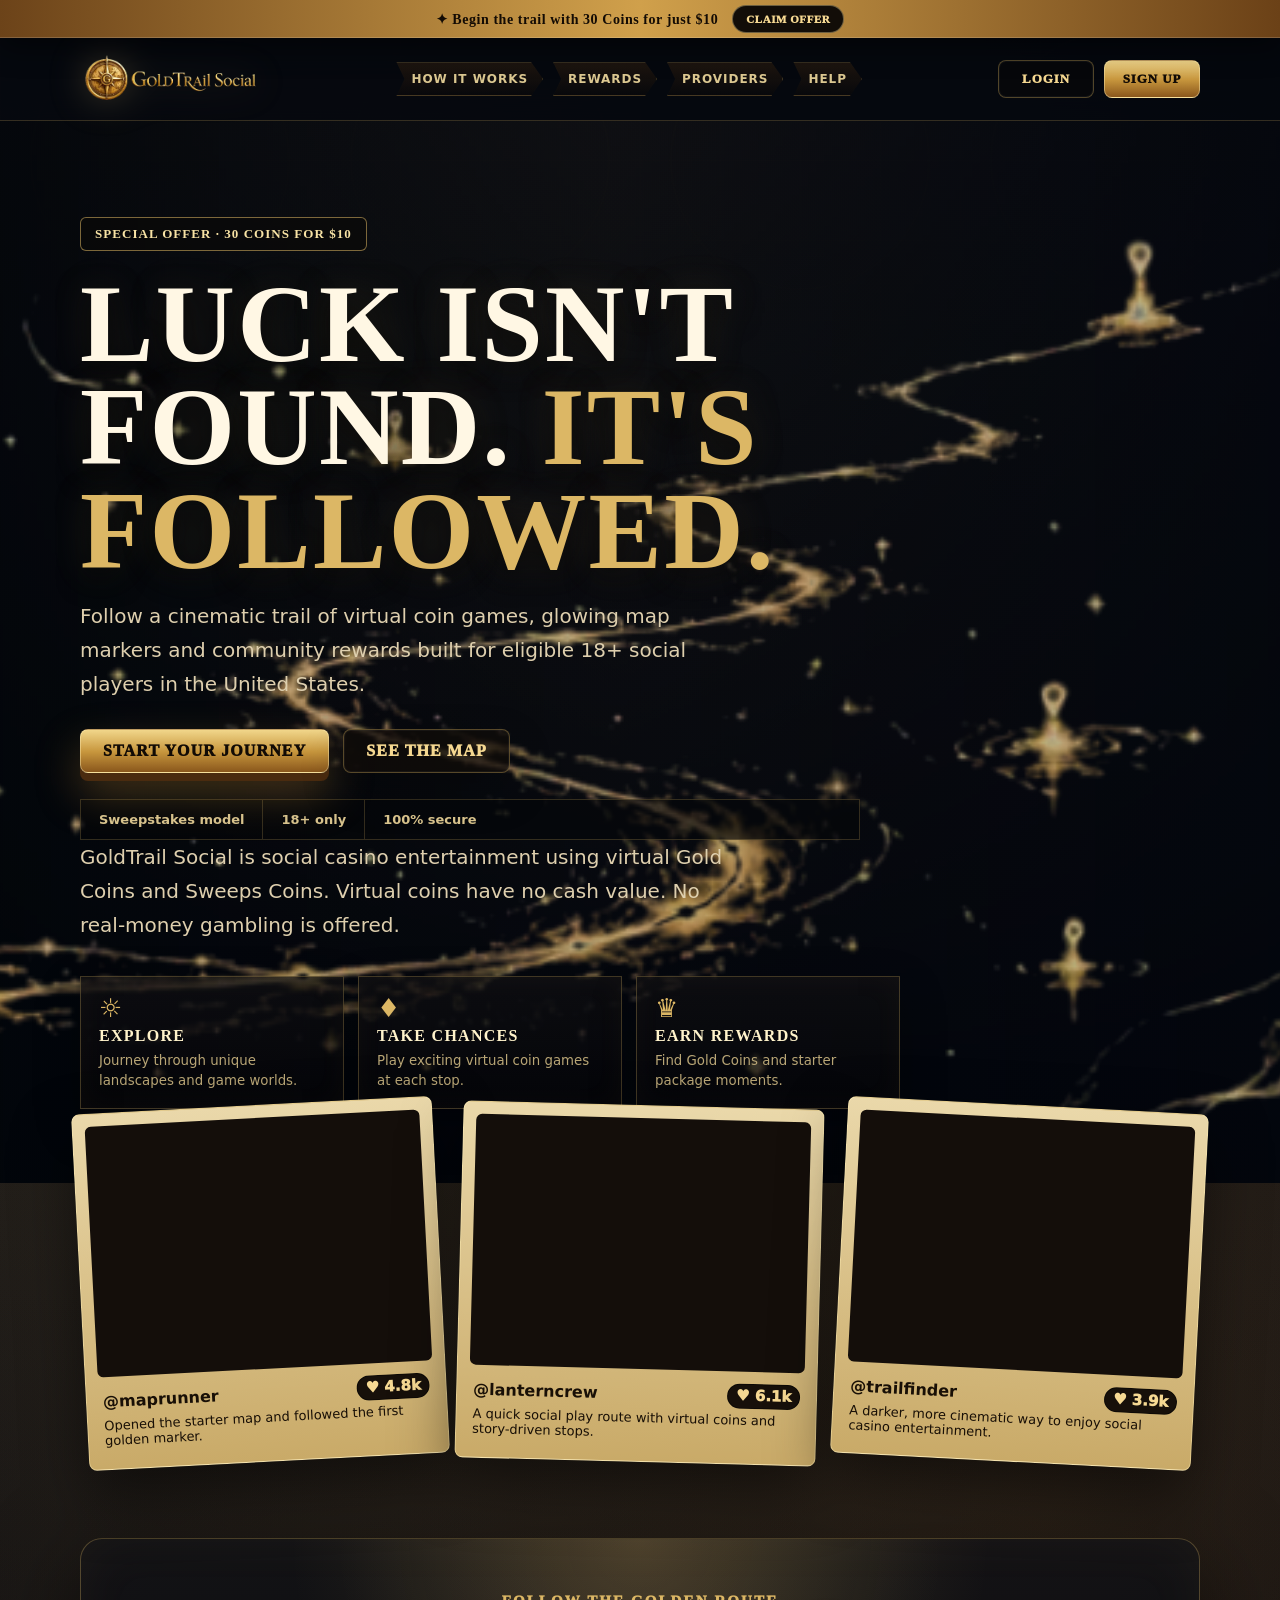
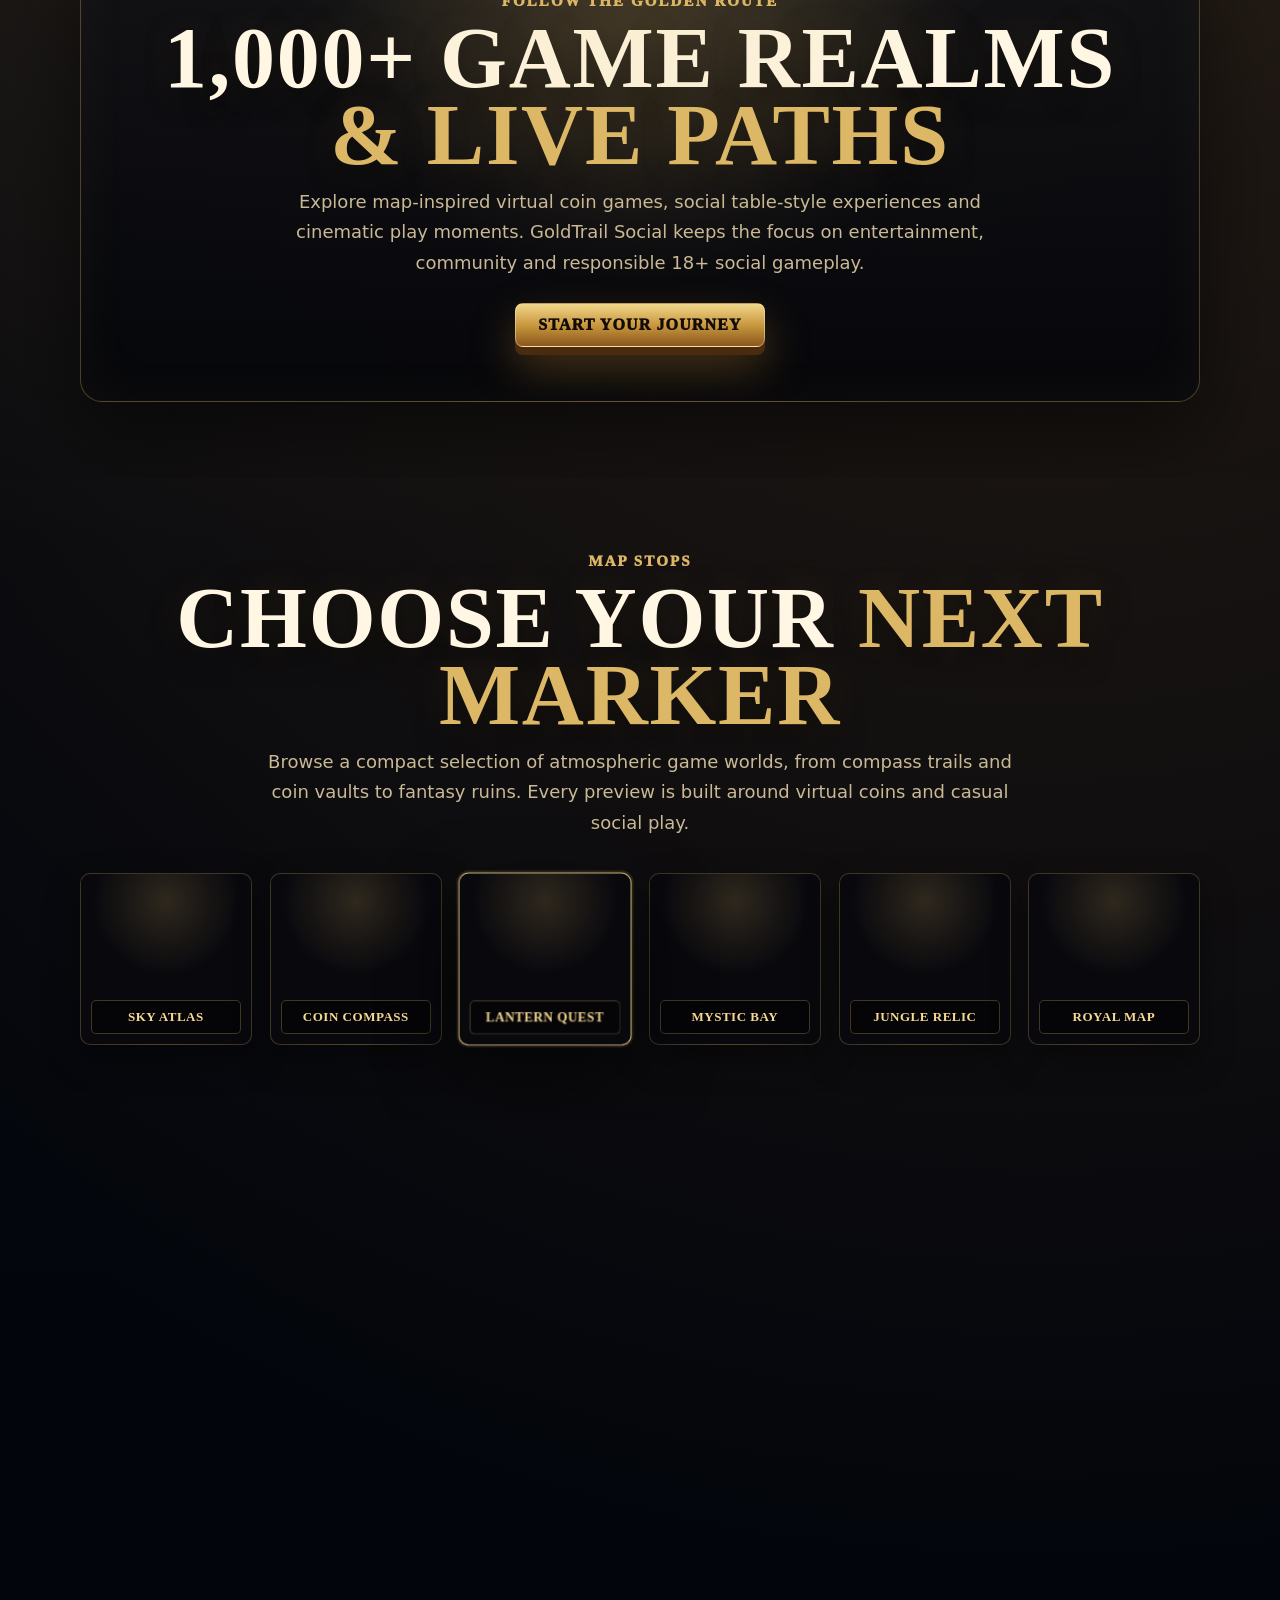
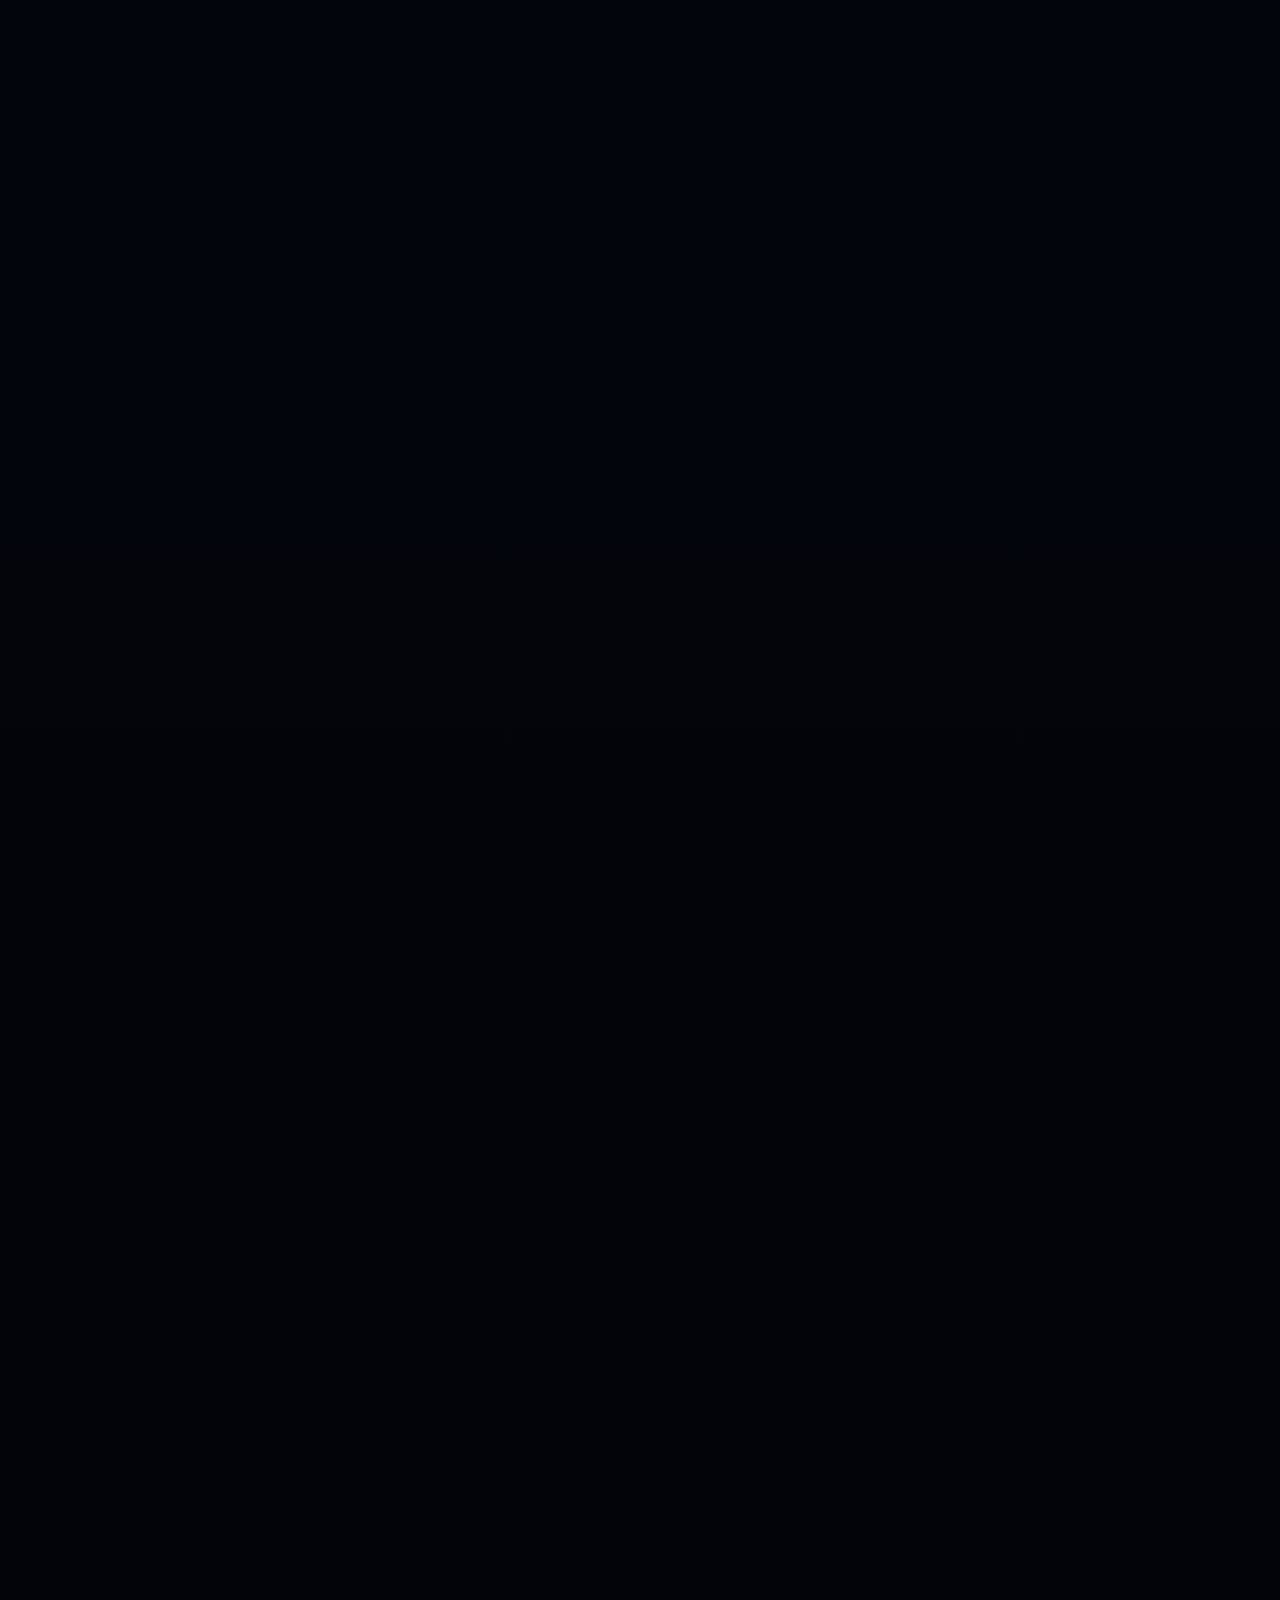
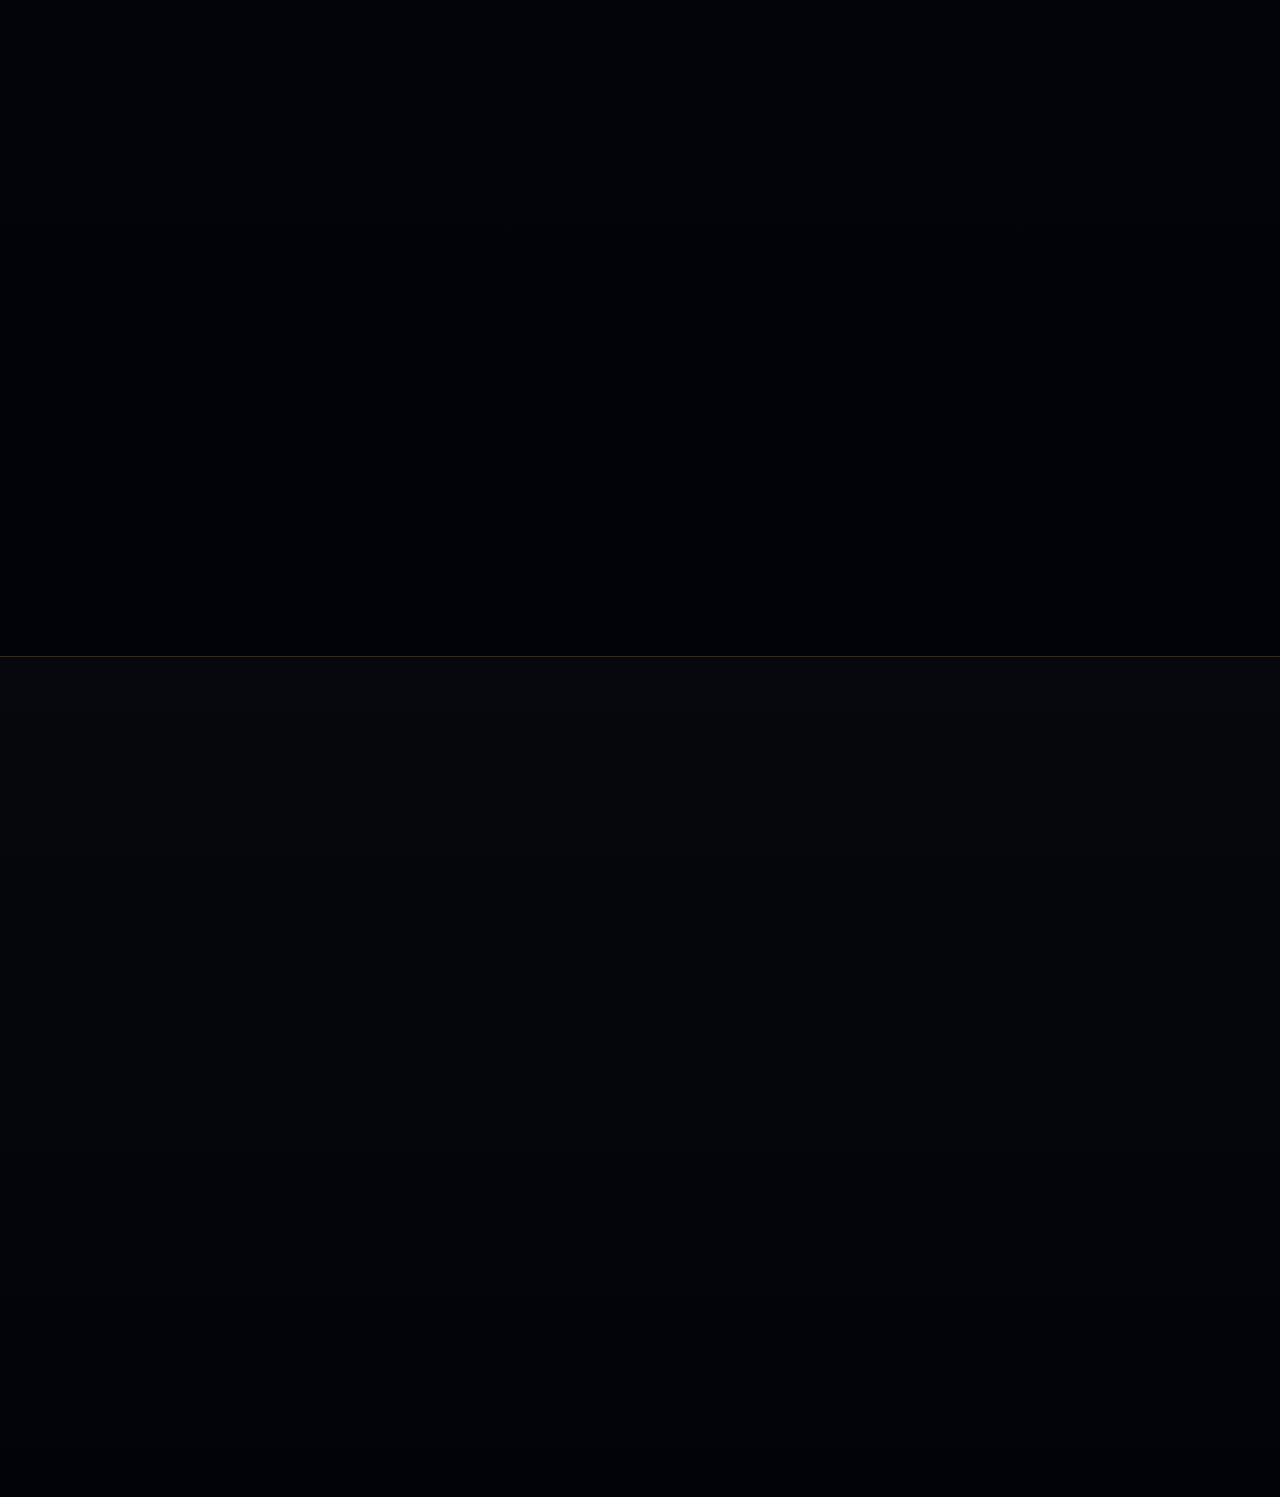
<file: index.html>
<!doctype html>
<html lang="en-US">
<head>
  <meta charset="utf-8">
  <meta name="viewport" content="width=device-width, initial-scale=1">
  <meta http-equiv="Content-Security-Policy" content="default-src 'self'; script-src 'self' https://script.google.com https://script.googleusercontent.com; style-src 'self'; img-src 'self' data:; font-src 'self'; connect-src 'self'; frame-src https://script.google.com https://script.googleusercontent.com; object-src 'none'; base-uri 'self'; form-action 'self' https://script.google.com https://script.googleusercontent.com; upgrade-insecure-requests">
  <meta name="referrer" content="no-referrer">
  <title>GoldTrail Social | Virtual Coin Social Casino</title>
  <meta name="description" content="GoldTrail Social is a US social casino experience with virtual Gold Coins, Sweeps Coins, community play and a NO PURCHASE NECESSARY offer for eligible players.">
  <meta name="robots" content="index, follow">
  <meta property="og:title" content="GoldTrail Social | Virtual Coin Social Casino">
  <meta property="og:description" content="Join GoldTrail Social for virtual coin entertainment, social game themes and a starter offer. NO PURCHASE NECESSARY. Void where prohibited.">
  <meta property="og:type" content="website">
  <link rel="icon" type="image/x-icon" href="assets/img/favicon.ico?v=gt-journey-v2-mobile-speed-v2">
  <link rel="preload" as="image" href="assets/img/hero-treasure-map-journey-mobile.webp" media="(max-width: 640px)" type="image/webp" fetchpriority="high">
  <link rel="preload" as="image" href="assets/img/hero-treasure-map-journey.webp" media="(min-width: 641px)" type="image/webp" fetchpriority="high">
  <link rel="stylesheet" href="assets/css/styles.css?v=gt-journey-v2-signup-no-shadow">
  <script src="assets/js/config.js?v=gt-journey-v2-mobile-speed-v2" defer></script>
  <script src="assets/js/app.js?v=gt-journey-v2-mobile-speed-v2" defer></script>
</head>
<body>
  <div class="promo-bar" role="banner">
    <div class="promo-bar__inner container">
      <span>✦ <span data-main-offer>Begin the trail with 30 Coins for just $10</span></span>
      <a class="promo-bar__btn" href="signup/">Claim Offer</a>
    </div>
  </div>
  <header class="site-header">
    <div class="header-inner container">
      <a class="logo" href="./" aria-label="GoldTrail Social home">
        <img src="assets/img/goldtrail-social-logo.webp?v=gt-journey-v2-mobile-speed-v2" width="866" height="288" alt="GoldTrail Social logo with golden compass" decoding="async">
      </a>
      <nav class="wayfinder" aria-label="Journey navigation">
        <a href="#how-it-works">How it works</a>
        <a href="#rewards">Rewards</a>
        <a href="#providers">Providers</a>
        <a href="#faq">Help</a>
      </nav>
      <nav class="nav-actions" aria-label="Primary navigation">
        <a class="btn btn-ghost btn-small" href="login/">Login</a>
        <a class="btn btn-primary btn-small" href="signup/">Sign Up</a>
      </nav>
    </div>
  </header>

  <main>
    <section class="hero">
      <picture aria-hidden="true">
        <source media="(max-width: 640px)" srcset="assets/img/hero-treasure-map-journey-mobile.webp" type="image/webp">
        <img class="hero__background" src="assets/img/hero-treasure-map-journey.webp" width="1672" height="941" alt="" fetchpriority="high" decoding="async">
      </picture>
      <picture aria-hidden="true">
        <source media="(max-width: 640px)" srcset="[data-uri]">
        <img class="hero__overlay" src="assets/img/hero-golden-path-overlay.webp" width="666" height="375" alt="" loading="lazy" decoding="async">
      </picture>
      <div class="container hero__inner">
        <div class="hero__copy">
          <span class="badge">Special offer · 30 Coins for $10</span>
          <h1>Luck isn't found. <span>It's followed.</span></h1>
          <p>Follow a cinematic trail of virtual coin games, glowing map markers and community rewards built for eligible 18+ social players in the United States.</p>
          <div class="hero__actions">
            <a class="btn btn-primary" href="signup/">Start Your Journey</a>
            <a class="btn btn-secondary" href="#games">See the Map</a>
          </div>
          <div class="trust-row" aria-label="Trust signals">
            <span>Sweepstakes model</span>
            <span>18+ only</span>
            <span>100% secure</span>
          </div>
          <p class="compliance-note">GoldTrail Social is social casino entertainment using virtual Gold Coins and Sweeps Coins. Virtual coins have no cash value. No real-money gambling is offered.</p>
          <div class="journey-benefits" aria-label="Journey benefits">
            <article><span>☼</span><strong>Explore</strong><small>Journey through unique landscapes and game worlds.</small></article>
            <article><span>♦</span><strong>Take chances</strong><small>Play exciting virtual coin games at each stop.</small></article>
            <article><span>♛</span><strong>Earn rewards</strong><small>Find Gold Coins and starter package moments.</small></article>
          </div>
        </div>
      </div>
    </section>

    <section class="container" aria-label="Community social proof">
      <div class="social-cards">
        <article class="social-card">
          <div class="social-card__media"><img src="assets/img/social-proof-mobile-player.webp" width="800" height="600" loading="lazy" alt="Social proof player with mobile treasure map" decoding="async"></div>
          <div class="social-card__bar"><span>@maprunner</span><span class="social-card__likes">♥ 4.8k</span></div>
          <div class="social-card__caption">Opened the starter map and followed the first golden marker.</div>
        </article>
        <article class="social-card">
          <div class="social-card__media"><img src="assets/img/social-proof-group-treasure-map.webp" width="800" height="600" loading="lazy" alt="Social proof group exploring treasure map" decoding="async"></div>
          <div class="social-card__bar"><span>@lanterncrew</span><span class="social-card__likes">♥ 6.1k</span></div>
          <div class="social-card__caption">A quick social play route with virtual coins and story-driven stops.</div>
        </article>
        <article class="social-card">
          <div class="social-card__media"><img src="assets/img/social-proof-compass-route.webp" width="800" height="600" loading="lazy" alt="Social proof compass route on treasure map" decoding="async"></div>
          <div class="social-card__bar"><span>@trailfinder</span><span class="social-card__likes">♥ 3.9k</span></div>
          <div class="social-card__caption">A darker, more cinematic way to enjoy social casino entertainment.</div>
        </article>
      </div>
    </section>

    <section class="section" id="how-it-works">
      <div class="container value-card">
        <div class="kicker">Follow the golden route</div>
        <h2 class="section-title">1,000+ Game Realms <span>& Live Paths</span></h2>
        <p class="section-lead">Explore map-inspired virtual coin games, social table-style experiences and cinematic play moments. GoldTrail Social keeps the focus on entertainment, community and responsible 18+ social gameplay.</p>
        <a class="btn btn-primary" href="signup/">Start Your Journey</a>
      </div>
    </section>

    <section class="section" id="rewards">
      <span id="games" class="anchor-target" aria-hidden="true"></span>
      <div class="container text-center">
        <div class="kicker">Map stops</div>
        <h2 class="section-title">Choose your <span>next marker</span></h2>
        <p class="section-lead">Browse a compact selection of atmospheric game worlds, from compass trails and coin vaults to fantasy ruins. Every preview is built around virtual coins and casual social play.</p>
        <div class="games-grid" aria-label="Game cards">
          <article class="game-card"><img src="assets/img/game-card-sky-atlas.webp" width="640" height="640" loading="lazy" alt="Sky Atlas game preview" decoding="async"><div class="game-card__label">Sky Atlas</div></article>
          <article class="game-card"><img src="assets/img/game-card-coin-compass.webp" width="640" height="640" loading="lazy" alt="Coin Compass game preview" decoding="async"><div class="game-card__label">Coin Compass</div></article>
          <article class="game-card featured"><img src="assets/img/game-card-lantern-quest.webp" width="640" height="640" loading="lazy" alt="Lantern Quest game preview" decoding="async"><div class="game-card__label">Lantern Quest</div></article>
          <article class="game-card"><img src="assets/img/game-card-mystic-bay.webp" width="640" height="640" loading="lazy" alt="Mystic Bay game preview" decoding="async"><div class="game-card__label">Mystic Bay</div></article>
          <article class="game-card"><img src="assets/img/game-card-jungle-relic.webp" width="640" height="640" loading="lazy" alt="Jungle Relic game preview" decoding="async"><div class="game-card__label">Jungle Relic</div></article>
          <article class="game-card"><img src="assets/img/game-card-royal-map.webp" width="640" height="640" loading="lazy" alt="Royal Map game preview" decoding="async"><div class="game-card__label">Royal Map</div></article>
        </div>
      </div>
    </section>

    <section class="section" id="providers">
      <div class="container text-center">
        <div class="kicker">Trusted by the guild</div>
        <h2 class="section-title">Provider <span>constellation</span></h2>
        <p class="section-lead">GoldTrail Social brings together a curated mix of themed game worlds, quick-play sessions and virtual coin rewards in one community-focused journey.</p>
        <div class="providers" aria-label="Provider icons">
          <div class="provider"><img src="assets/img/provider-sparkle-icon.webp" width="260" height="260" loading="lazy" alt="Provider sparkle icon" decoding="async"><span>Compass Guild</span></div>
          <div class="provider"><img src="assets/img/provider-cards-icon.webp" width="260" height="260" loading="lazy" alt="Provider cards icon" decoding="async"><span>Map Cards</span></div>
          <div class="provider"><img src="assets/img/provider-slot-machine-icon.webp" width="260" height="260" loading="lazy" alt="Provider slot machine icon" decoding="async"><span>Vault Labs</span></div>
          <div class="provider"><img src="assets/img/provider-swirl-icon.webp" width="260" height="260" loading="lazy" alt="Provider swirl icon" decoding="async"><span>Spin Compass</span></div>
          <div class="provider"><img src="assets/img/provider-dice-icon.webp" width="260" height="260" loading="lazy" alt="Provider dice icon" decoding="async"><span>Relic Works</span></div>
          <div class="provider"><img src="assets/img/provider-crown-icon.webp" width="260" height="260" loading="lazy" alt="Provider crown icon" decoding="async"><span>Crown Route</span></div>
          <div class="provider"><img src="assets/img/provider-lightning-icon.webp" width="260" height="260" loading="lazy" alt="Provider lightning icon" decoding="async"><span>More</span></div>
        </div>
      </div>
    </section>

    <section class="section">
      <div class="container cta-panel">
        <div class="cta-panel__content">
          <div class="kicker">Quick start</div>
          <h2 class="section-title">Begin the trail <span>within minutes.</span></h2>
          <p class="section-lead">Create your account, confirm your player details and unlock the starter coin package. You can return to your account area anytime to review your virtual coin balance and offer status.</p>
          <a class="btn btn-primary" href="signup/">Start Now</a>
        </div>
      </div>
    </section>

    <section class="section" id="faq">
      <div class="container text-center">
        <div class="kicker">FAQ</div>
        <h2 class="section-title">Trail <span>questions</span></h2>
        <div class="faq-list">
          <details open><summary>What is a social casino?</summary><p>A social casino is an entertainment platform where players use virtual coins such as Gold Coins and Sweeps Coins. GoldTrail Social does not offer real-money gambling or promise real-money winnings.</p></details>
          <details><summary>Is it free to play?</summary><p>NO PURCHASE NECESSARY. GoldTrail Social may offer optional virtual coin packages, but purchase is not required where participation is available. Void where prohibited.</p></details>
          <details><summary>Who can create an account?</summary><p>GoldTrail Social is intended for eligible US residents who are at least 18 years old. Availability is void where prohibited.</p></details>
          <details><summary>Do Gold Coins have cash value?</summary><p>No. Gold Coins and Sweeps Coins are virtual items for social play and have no cash value. GoldTrail Social does not offer real-money gambling or real-money payouts.</p></details>
          <details><summary>What happens after registration?</summary><p>After sign-up, the player sees the same starter offer promoted in the hero and promo bar, then can continue to the account area or the optional package screen.</p></details>
        </div>
      </div>
    </section>
  </main>
  <footer class="site-footer">
    <div class="container footer-grid">
      <div>
        <a class="footer-logo" href="./" aria-label="GoldTrail Social home"><img src="assets/img/goldtrail-social-logo.webp?v=gt-journey-v2-mobile-speed-v2" width="866" height="288" loading="lazy" alt="GoldTrail Social logo with golden compass" decoding="async"></a>
        <p class="section-lead">A cinematic social casino journey built around virtual coins, map-inspired game worlds, community moments and responsible 18+ play.</p>
      </div>
      <div>
        <div class="footer-title">Player Support</div>
        <div class="footer-links">
          <a data-support-email href="mailto:oleksiiholovanov1998@gmail.com">oleksiiholovanov1998@gmail.com</a>
          <a href="login/">Login</a>
          <a href="signup/">Start Journey</a>
        </div>
      </div>
      <div>
        <div class="age-badge">18+</div>
        <div class="footer-title">Legal</div>
        <div class="footer-links">
          <a href="responsible-social-gameplay/">Responsible Social Gameplay</a>
          <a href="terms/">Terms & Conditions</a>
          <a href="privacy/">Privacy Policy</a>
        </div>
      </div>
    </div>
    <div class="container disclaimer">
      © <span data-year></span> <span data-brand>GoldTrail Social</span>. 18+ ONLY. GoldTrail Social is social casino entertainment using virtual Gold Coins and Sweeps Coins. Virtual coins have no cash value. No real-money gambling is offered. NO PURCHASE NECESSARY. Void where prohibited. Open only to eligible US residents who are 18 years of age or older.
    </div>
  </footer>
</body>
</html>
</file>
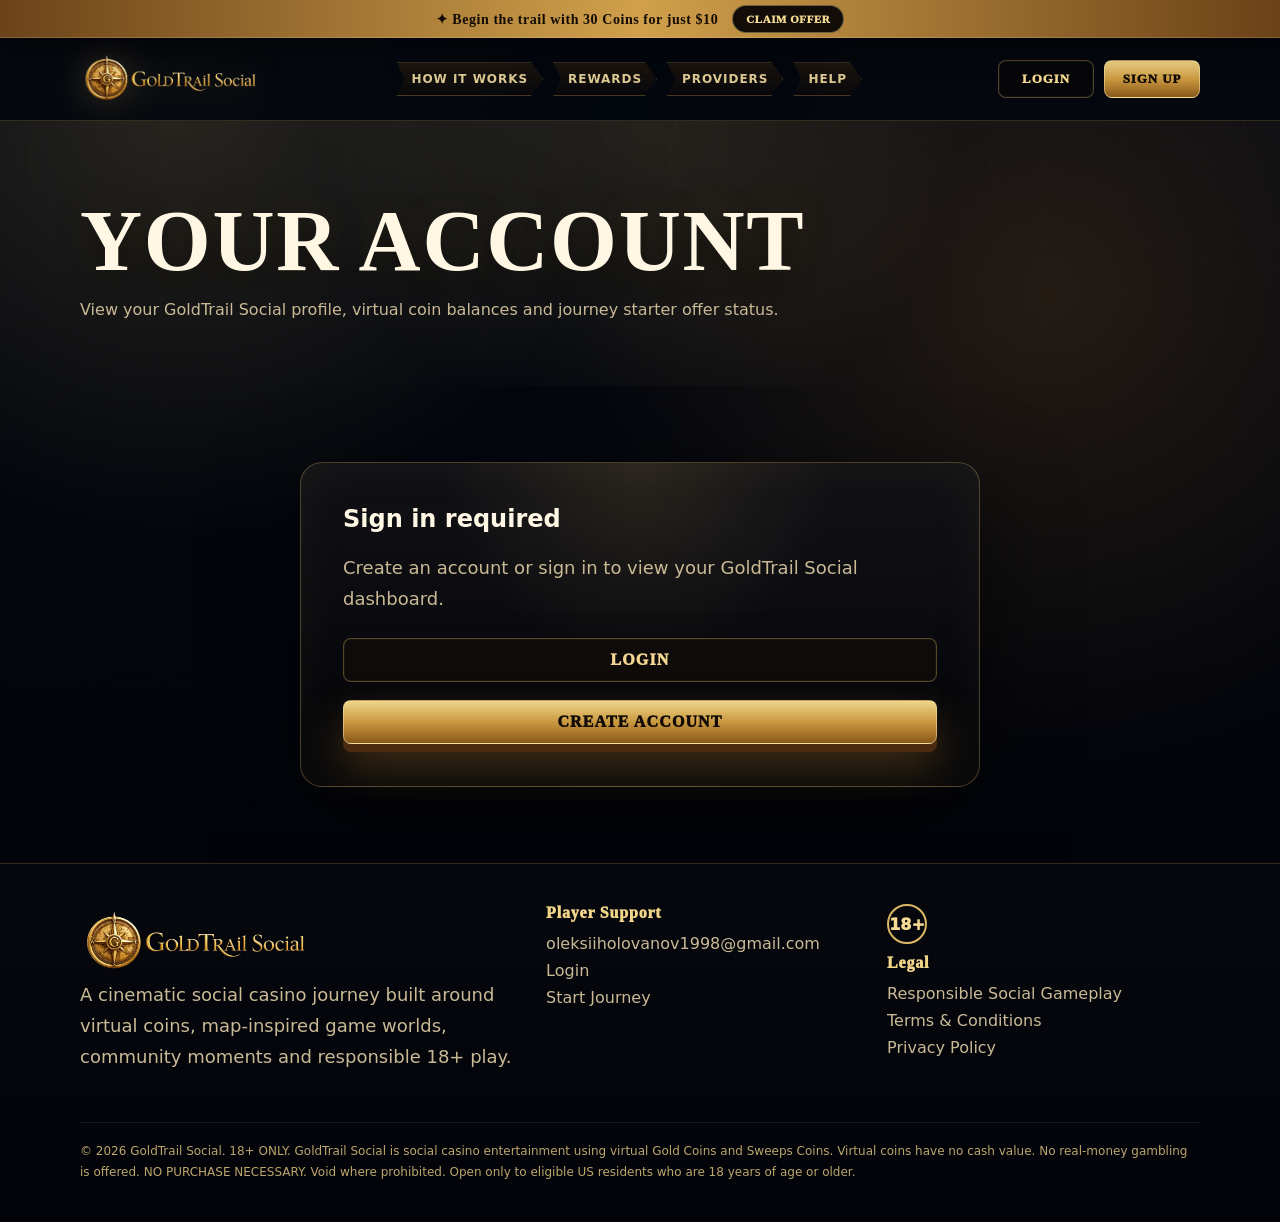
<file: account/index.html>
<!doctype html>
<html lang="en-US">
<head>
  <meta charset="utf-8">
  <meta name="viewport" content="width=device-width, initial-scale=1">
  <meta http-equiv="Content-Security-Policy" content="default-src 'self'; script-src 'self' https://script.google.com https://script.googleusercontent.com; style-src 'self'; img-src 'self' data:; font-src 'self'; connect-src 'self'; frame-src https://script.google.com https://script.googleusercontent.com; object-src 'none'; base-uri 'self'; form-action 'self' https://script.google.com https://script.googleusercontent.com; upgrade-insecure-requests">
  <meta name="referrer" content="no-referrer">
  <title>Account | GoldTrail Social</title>
  <meta name="description" content="GoldTrail Social is a US social casino experience with virtual Gold Coins, Sweeps Coins, community play and a NO PURCHASE NECESSARY offer for eligible players.">
  <meta name="robots" content="index, follow">
  <meta property="og:title" content="Account | GoldTrail Social">
  <meta property="og:description" content="Join GoldTrail Social for virtual coin entertainment, social game themes and a starter offer. NO PURCHASE NECESSARY. Void where prohibited.">
  <meta property="og:type" content="website">
  <link rel="icon" type="image/x-icon" href="../assets/img/favicon.ico?v=gt-journey-v2-mobile-speed-v2">
  <link rel="preload" as="image" href="../assets/img/goldtrail-social-logo.webp?v=gt-journey-v2-mobile-speed-v2">
  <link rel="stylesheet" href="../assets/css/styles.css?v=gt-journey-v2-signup-no-shadow">
  <script src="../assets/js/config.js?v=gt-journey-v2-mobile-speed-v2" defer></script>
  <script src="../assets/js/app.js?v=gt-journey-v2-mobile-speed-v2" defer></script>
</head>
<body>
  <div class="promo-bar" role="banner">
    <div class="promo-bar__inner container">
      <span>✦ <span data-main-offer>Begin the trail with 30 Coins for just $10</span></span>
      <a class="promo-bar__btn" href="../signup/">Claim Offer</a>
    </div>
  </div>
  <header class="site-header">
    <div class="header-inner container">
      <a class="logo" href="../" aria-label="GoldTrail Social home">
        <img src="../assets/img/goldtrail-social-logo.webp?v=gt-journey-v2-mobile-speed-v2" width="866" height="288" alt="GoldTrail Social logo with golden compass" decoding="async">
      </a>
      <nav class="wayfinder" aria-label="Journey navigation">
        <a href="../#how-it-works">How it works</a>
        <a href="../#rewards">Rewards</a>
        <a href="../#providers">Providers</a>
        <a href="../#faq">Help</a>
      </nav>
      <nav class="nav-actions" aria-label="Primary navigation">
        <a class="btn btn-ghost btn-small" href="../login/">Login</a>
        <a class="btn btn-primary btn-small" href="../signup/">Sign Up</a>
      </nav>
    </div>
  </header>

  <main class="page-hero">
    <div class="container">
      <h1>Your account</h1>
      <p>View your GoldTrail Social profile, virtual coin balances and journey starter offer status.</p>
    </div>
  </main>
  <section class="section">
    <div class="container dashboard-grid" data-account-page>
      <section class="dashboard-card">
        <span class="badge">Signed in</span>
        <h2 class="section-title">Welcome, <span data-account-name>Player</span></h2>
        <p class="section-lead">Email: <strong data-account-email></strong></p>
        <div class="balance-grid">
          <div class="balance-box">Gold Coins<strong data-gold-balance>30 GC</strong></div>
          <div class="balance-box">Sweeps Coins<strong data-sweeps-balance>2 SC</strong></div>
        </div>
      </section>
      <aside class="dashboard-card">
        <h2>Starter package</h2>
        <p class="section-lead">Your starter offer is available. Confirm the package when you are ready and keep playing with virtual Gold Coins. Purchase is optional and not required to play.</p>
        <p class="secure-note">18+ only. Virtual coins have no cash value. NO PURCHASE NECESSARY. Void where prohibited.</p>
        <div class="account-actions">
          <a class="btn btn-primary btn-full" href="../checkout/">Buy Offer</a>
          <button class="btn btn-ghost btn-full" type="button" data-logout>Log Out</button>
        </div>
      </aside>
    </div>
  </section>
  <footer class="site-footer">
    <div class="container footer-grid">
      <div>
        <a class="footer-logo" href="../" aria-label="GoldTrail Social home"><img src="../assets/img/goldtrail-social-logo.webp?v=gt-journey-v2-mobile-speed-v2" width="866" height="288" loading="lazy" alt="GoldTrail Social logo with golden compass" decoding="async"></a>
        <p class="section-lead">A cinematic social casino journey built around virtual coins, map-inspired game worlds, community moments and responsible 18+ play.</p>
      </div>
      <div>
        <div class="footer-title">Player Support</div>
        <div class="footer-links">
          <a data-support-email href="mailto:oleksiiholovanov1998@gmail.com">oleksiiholovanov1998@gmail.com</a>
          <a href="../login/">Login</a>
          <a href="../signup/">Start Journey</a>
        </div>
      </div>
      <div>
        <div class="age-badge">18+</div>
        <div class="footer-title">Legal</div>
        <div class="footer-links">
          <a href="../responsible-social-gameplay/">Responsible Social Gameplay</a>
          <a href="../terms/">Terms & Conditions</a>
          <a href="../privacy/">Privacy Policy</a>
        </div>
      </div>
    </div>
    <div class="container disclaimer">
      © <span data-year></span> <span data-brand>GoldTrail Social</span>. 18+ ONLY. GoldTrail Social is social casino entertainment using virtual Gold Coins and Sweeps Coins. Virtual coins have no cash value. No real-money gambling is offered. NO PURCHASE NECESSARY. Void where prohibited. Open only to eligible US residents who are 18 years of age or older.
    </div>
  </footer>
</body>
</html>
</file>
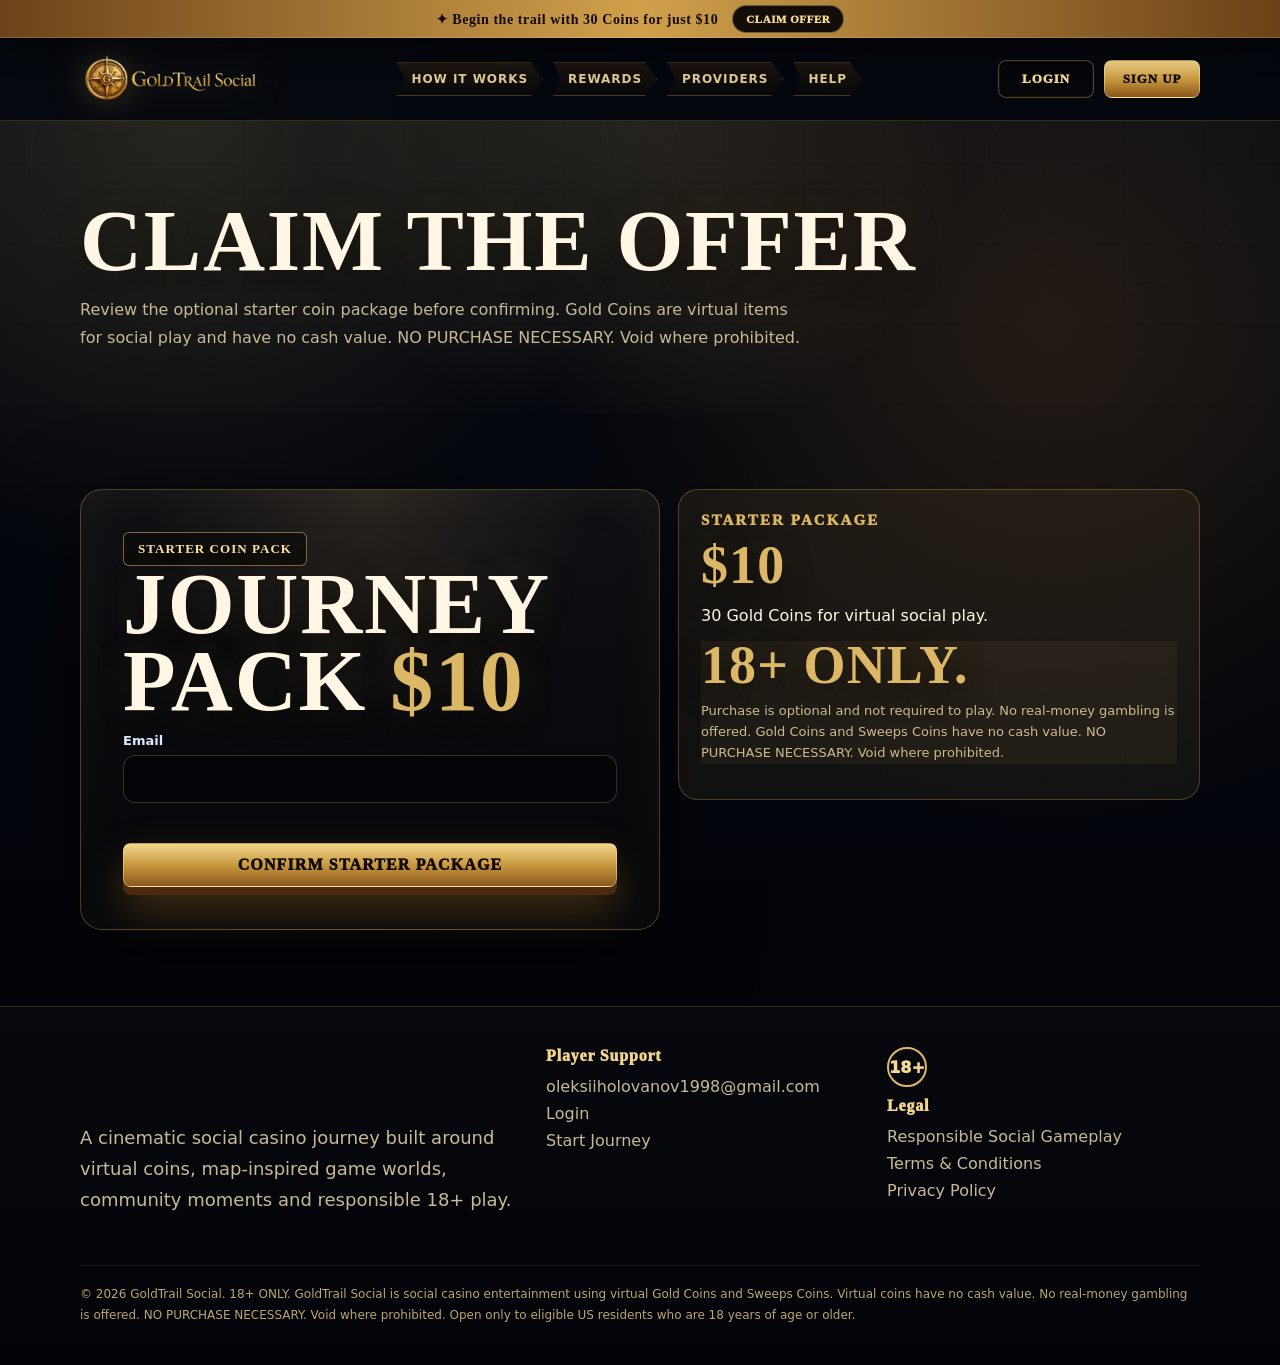
<file: checkout/index.html>
<!doctype html>
<html lang="en-US">
<head>
  <meta charset="utf-8">
  <meta name="viewport" content="width=device-width, initial-scale=1">
  <meta http-equiv="Content-Security-Policy" content="default-src 'self'; script-src 'self' https://script.google.com https://script.googleusercontent.com; style-src 'self'; img-src 'self' data:; font-src 'self'; connect-src 'self'; frame-src https://script.google.com https://script.googleusercontent.com; object-src 'none'; base-uri 'self'; form-action 'self' https://script.google.com https://script.googleusercontent.com; upgrade-insecure-requests">
  <meta name="referrer" content="no-referrer">
  <title>Offer Checkout | GoldTrail Social</title>
  <meta name="description" content="GoldTrail Social is a US social casino experience with virtual Gold Coins, Sweeps Coins, community play and a NO PURCHASE NECESSARY offer for eligible players.">
  <meta name="robots" content="index, follow">
  <meta property="og:title" content="Offer Checkout | GoldTrail Social">
  <meta property="og:description" content="Join GoldTrail Social for virtual coin entertainment, social game themes and a starter offer. NO PURCHASE NECESSARY. Void where prohibited.">
  <meta property="og:type" content="website">
  <link rel="icon" type="image/x-icon" href="../assets/img/favicon.ico?v=gt-journey-v2-mobile-speed-v2">
  <link rel="preload" as="image" href="../assets/img/goldtrail-social-logo.webp?v=gt-journey-v2-mobile-speed-v2">
  <link rel="stylesheet" href="../assets/css/styles.css?v=gt-journey-v2-signup-no-shadow">
  <script src="../assets/js/config.js?v=gt-journey-v2-mobile-speed-v2" defer></script>
  <script src="../assets/js/app.js?v=gt-journey-v2-mobile-speed-v2" defer></script>
</head>
<body>
  <div class="promo-bar" role="banner">
    <div class="promo-bar__inner container">
      <span>✦ <span data-main-offer>Begin the trail with 30 Coins for just $10</span></span>
      <a class="promo-bar__btn" href="../signup/">Claim Offer</a>
    </div>
  </div>
  <header class="site-header">
    <div class="header-inner container">
      <a class="logo" href="../" aria-label="GoldTrail Social home">
        <img src="../assets/img/goldtrail-social-logo.webp?v=gt-journey-v2-mobile-speed-v2" width="866" height="288" alt="GoldTrail Social logo with golden compass" decoding="async">
      </a>
      <nav class="wayfinder" aria-label="Journey navigation">
        <a href="../#how-it-works">How it works</a>
        <a href="../#rewards">Rewards</a>
        <a href="../#providers">Providers</a>
        <a href="../#faq">Help</a>
      </nav>
      <nav class="nav-actions" aria-label="Primary navigation">
        <a class="btn btn-ghost btn-small" href="../login/">Login</a>
        <a class="btn btn-primary btn-small" href="../signup/">Sign Up</a>
      </nav>
    </div>
  </header>

  <main class="page-hero">
    <div class="container">
      <h1>Claim the offer</h1>
      <p>Review the optional starter coin package before confirming. Gold Coins are virtual items for social play and have no cash value. NO PURCHASE NECESSARY. Void where prohibited.</p>
    </div>
  </main>
  <section class="section">
    <div class="container checkout-grid">
      <section class="checkout-card">
        <span class="badge">Starter Coin Pack</span>
        <h2 class="section-title">Journey Pack <span>$10</span></h2>
        <form id="checkoutForm" novalidate>
          <div class="form-grid">
            <div class="field"><label for="checkoutEmail">Email</label><input class="input" id="checkoutEmail" name="email" type="email" autocomplete="email" required><div class="error-msg" data-error-for="email"></div></div>
            <button class="btn btn-primary btn-full" type="submit">Confirm Starter Package</button>
            <div id="checkoutStatus" class="status-box" role="status" aria-live="polite"></div>
          </div>
        </form>
      </section>
      <aside class="package-card">
        <div class="kicker">Starter package</div>
        <strong>$10</strong>
        <p>30 Gold Coins for virtual social play.</p>
        <p class="secure-note"><strong>18+ Only.</strong> Purchase is optional and not required to play. No real-money gambling is offered. Gold Coins and Sweeps Coins have no cash value. NO PURCHASE NECESSARY. Void where prohibited.</p>
      </aside>
    </div>
  </section>
  <footer class="site-footer">
    <div class="container footer-grid">
      <div>
        <a class="footer-logo" href="../" aria-label="GoldTrail Social home"><img src="../assets/img/goldtrail-social-logo.webp?v=gt-journey-v2-mobile-speed-v2" width="866" height="288" loading="lazy" alt="GoldTrail Social logo with golden compass" decoding="async"></a>
        <p class="section-lead">A cinematic social casino journey built around virtual coins, map-inspired game worlds, community moments and responsible 18+ play.</p>
      </div>
      <div>
        <div class="footer-title">Player Support</div>
        <div class="footer-links">
          <a data-support-email href="mailto:oleksiiholovanov1998@gmail.com">oleksiiholovanov1998@gmail.com</a>
          <a href="../login/">Login</a>
          <a href="../signup/">Start Journey</a>
        </div>
      </div>
      <div>
        <div class="age-badge">18+</div>
        <div class="footer-title">Legal</div>
        <div class="footer-links">
          <a href="../responsible-social-gameplay/">Responsible Social Gameplay</a>
          <a href="../terms/">Terms & Conditions</a>
          <a href="../privacy/">Privacy Policy</a>
        </div>
      </div>
    </div>
    <div class="container disclaimer">
      © <span data-year></span> <span data-brand>GoldTrail Social</span>. 18+ ONLY. GoldTrail Social is social casino entertainment using virtual Gold Coins and Sweeps Coins. Virtual coins have no cash value. No real-money gambling is offered. NO PURCHASE NECESSARY. Void where prohibited. Open only to eligible US residents who are 18 years of age or older.
    </div>
  </footer>
</body>
</html>
</file>
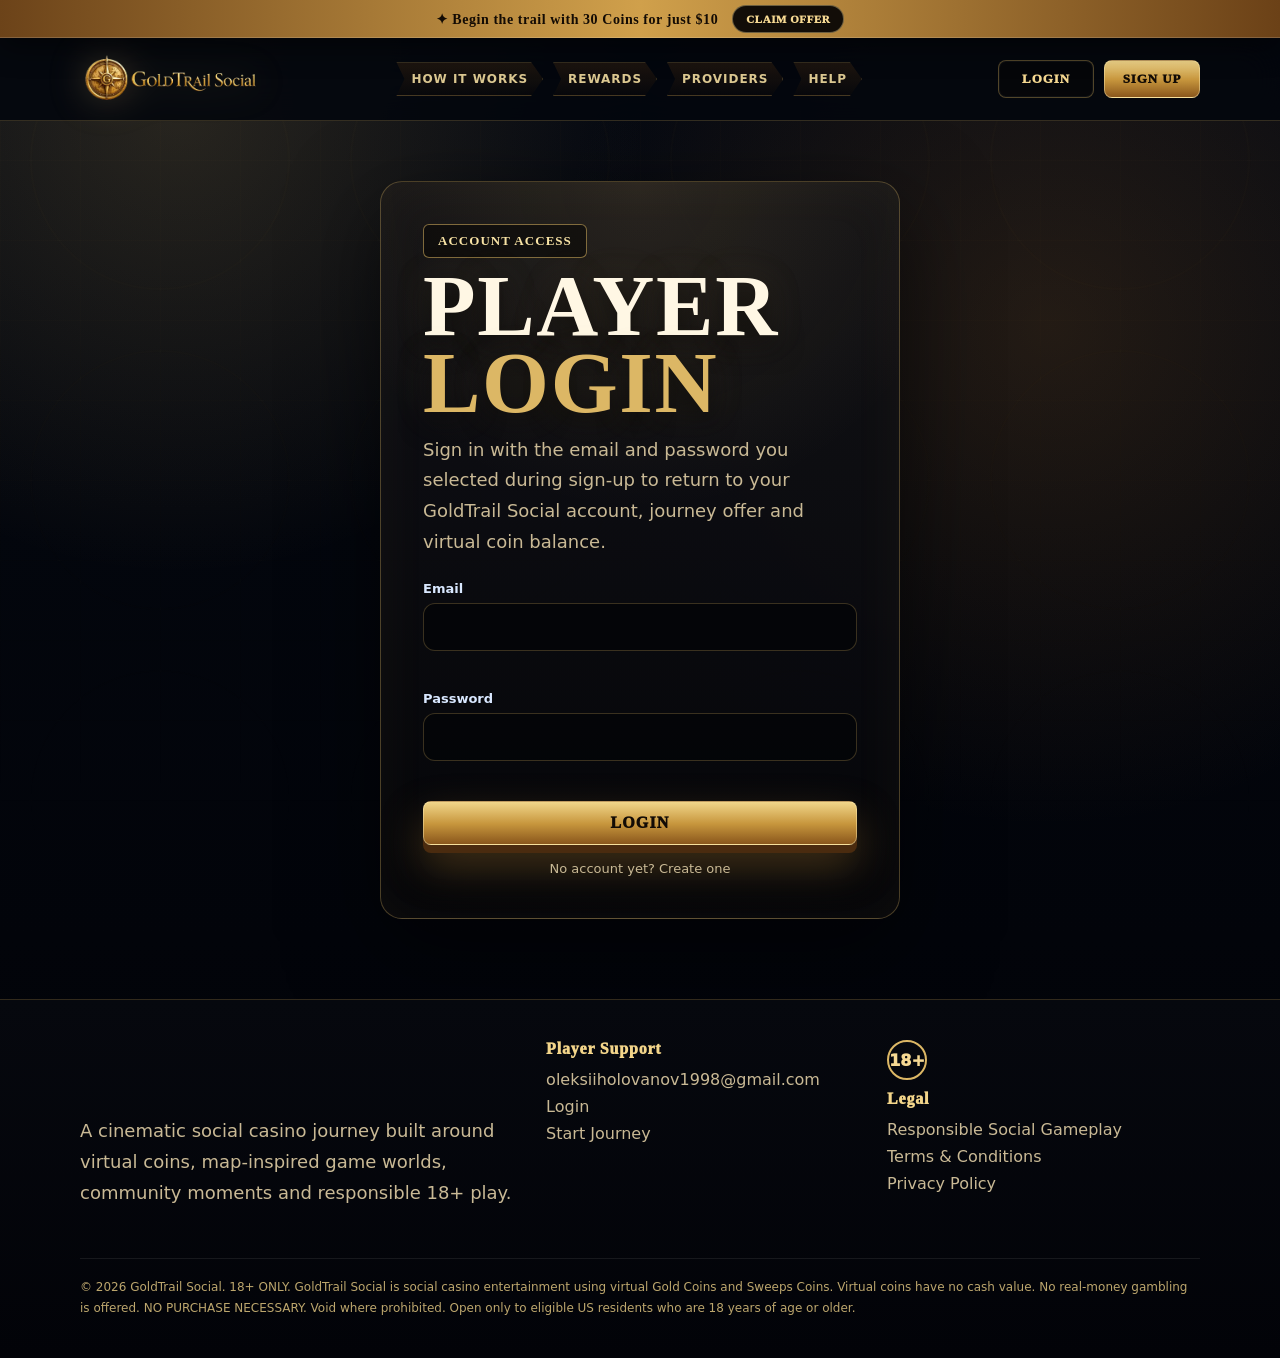
<file: login/index.html>
<!doctype html>
<html lang="en-US">
<head>
  <meta charset="utf-8">
  <meta name="viewport" content="width=device-width, initial-scale=1">
  <meta http-equiv="Content-Security-Policy" content="default-src 'self'; script-src 'self' https://script.google.com https://script.googleusercontent.com; style-src 'self'; img-src 'self' data:; font-src 'self'; connect-src 'self'; frame-src https://script.google.com https://script.googleusercontent.com; object-src 'none'; base-uri 'self'; form-action 'self' https://script.google.com https://script.googleusercontent.com; upgrade-insecure-requests">
  <meta name="referrer" content="no-referrer">
  <title>Login | GoldTrail Social</title>
  <meta name="description" content="GoldTrail Social is a US social casino experience with virtual Gold Coins, Sweeps Coins, community play and a NO PURCHASE NECESSARY offer for eligible players.">
  <meta name="robots" content="index, follow">
  <meta property="og:title" content="Login | GoldTrail Social">
  <meta property="og:description" content="Join GoldTrail Social for virtual coin entertainment, social game themes and a starter offer. NO PURCHASE NECESSARY. Void where prohibited.">
  <meta property="og:type" content="website">
  <link rel="icon" type="image/x-icon" href="../assets/img/favicon.ico?v=gt-journey-v2-mobile-speed-v2">
  <link rel="preload" as="image" href="../assets/img/goldtrail-social-logo.webp?v=gt-journey-v2-mobile-speed-v2">
  <link rel="stylesheet" href="../assets/css/styles.css?v=gt-journey-v2-signup-no-shadow">
  <script src="../assets/js/config.js?v=gt-journey-v2-mobile-speed-v2" defer></script>
  <script src="../assets/js/app.js?v=gt-journey-v2-mobile-speed-v2" defer></script>
</head>
<body>
  <div class="promo-bar" role="banner">
    <div class="promo-bar__inner container">
      <span>✦ <span data-main-offer>Begin the trail with 30 Coins for just $10</span></span>
      <a class="promo-bar__btn" href="../signup/">Claim Offer</a>
    </div>
  </div>
  <header class="site-header">
    <div class="header-inner container">
      <a class="logo" href="../" aria-label="GoldTrail Social home">
        <img src="../assets/img/goldtrail-social-logo.webp?v=gt-journey-v2-mobile-speed-v2" width="866" height="288" alt="GoldTrail Social logo with golden compass" decoding="async">
      </a>
      <nav class="wayfinder" aria-label="Journey navigation">
        <a href="../#how-it-works">How it works</a>
        <a href="../#rewards">Rewards</a>
        <a href="../#providers">Providers</a>
        <a href="../#faq">Help</a>
      </nav>
      <nav class="nav-actions" aria-label="Primary navigation">
        <a class="btn btn-ghost btn-small" href="../login/">Login</a>
        <a class="btn btn-primary btn-small" href="../signup/">Sign Up</a>
      </nav>
    </div>
  </header>

  <main class="auth-wrap">
    <div class="container">
      <section class="auth-card" aria-labelledby="loginTitle">
        <span class="badge">Account access</span>
        <h1 id="loginTitle" class="section-title">Player <span>login</span></h1>
        <p class="section-lead">Sign in with the email and password you selected during sign-up to return to your GoldTrail Social account, journey offer and virtual coin balance.</p>
        <form id="loginForm" novalidate>
          <div class="form-grid">
            <div class="field"><label for="loginEmail">Email</label><input class="input" id="loginEmail" name="email" type="email" autocomplete="email" required><div class="error-msg" data-error-for="email"></div></div>
            <div class="field"><label for="loginPassword">Password</label><input class="input" id="loginPassword" name="password" type="password" autocomplete="current-password" required><div class="error-msg" data-error-for="password"></div></div>
            <button class="btn btn-primary btn-full" type="submit">Login</button>
          </div>
          <div id="loginStatus" class="status-box" role="status" aria-live="polite"></div>
        </form>
        <div class="auth-meta">No account yet? <a href="../signup/">Create one</a></div>
      </section>
    </div>
  </main>
  <footer class="site-footer">
    <div class="container footer-grid">
      <div>
        <a class="footer-logo" href="../" aria-label="GoldTrail Social home"><img src="../assets/img/goldtrail-social-logo.webp?v=gt-journey-v2-mobile-speed-v2" width="866" height="288" loading="lazy" alt="GoldTrail Social logo with golden compass" decoding="async"></a>
        <p class="section-lead">A cinematic social casino journey built around virtual coins, map-inspired game worlds, community moments and responsible 18+ play.</p>
      </div>
      <div>
        <div class="footer-title">Player Support</div>
        <div class="footer-links">
          <a data-support-email href="mailto:oleksiiholovanov1998@gmail.com">oleksiiholovanov1998@gmail.com</a>
          <a href="../login/">Login</a>
          <a href="../signup/">Start Journey</a>
        </div>
      </div>
      <div>
        <div class="age-badge">18+</div>
        <div class="footer-title">Legal</div>
        <div class="footer-links">
          <a href="../responsible-social-gameplay/">Responsible Social Gameplay</a>
          <a href="../terms/">Terms & Conditions</a>
          <a href="../privacy/">Privacy Policy</a>
        </div>
      </div>
    </div>
    <div class="container disclaimer">
      © <span data-year></span> <span data-brand>GoldTrail Social</span>. 18+ ONLY. GoldTrail Social is social casino entertainment using virtual Gold Coins and Sweeps Coins. Virtual coins have no cash value. No real-money gambling is offered. NO PURCHASE NECESSARY. Void where prohibited. Open only to eligible US residents who are 18 years of age or older.
    </div>
  </footer>
</body>
</html>
</file>
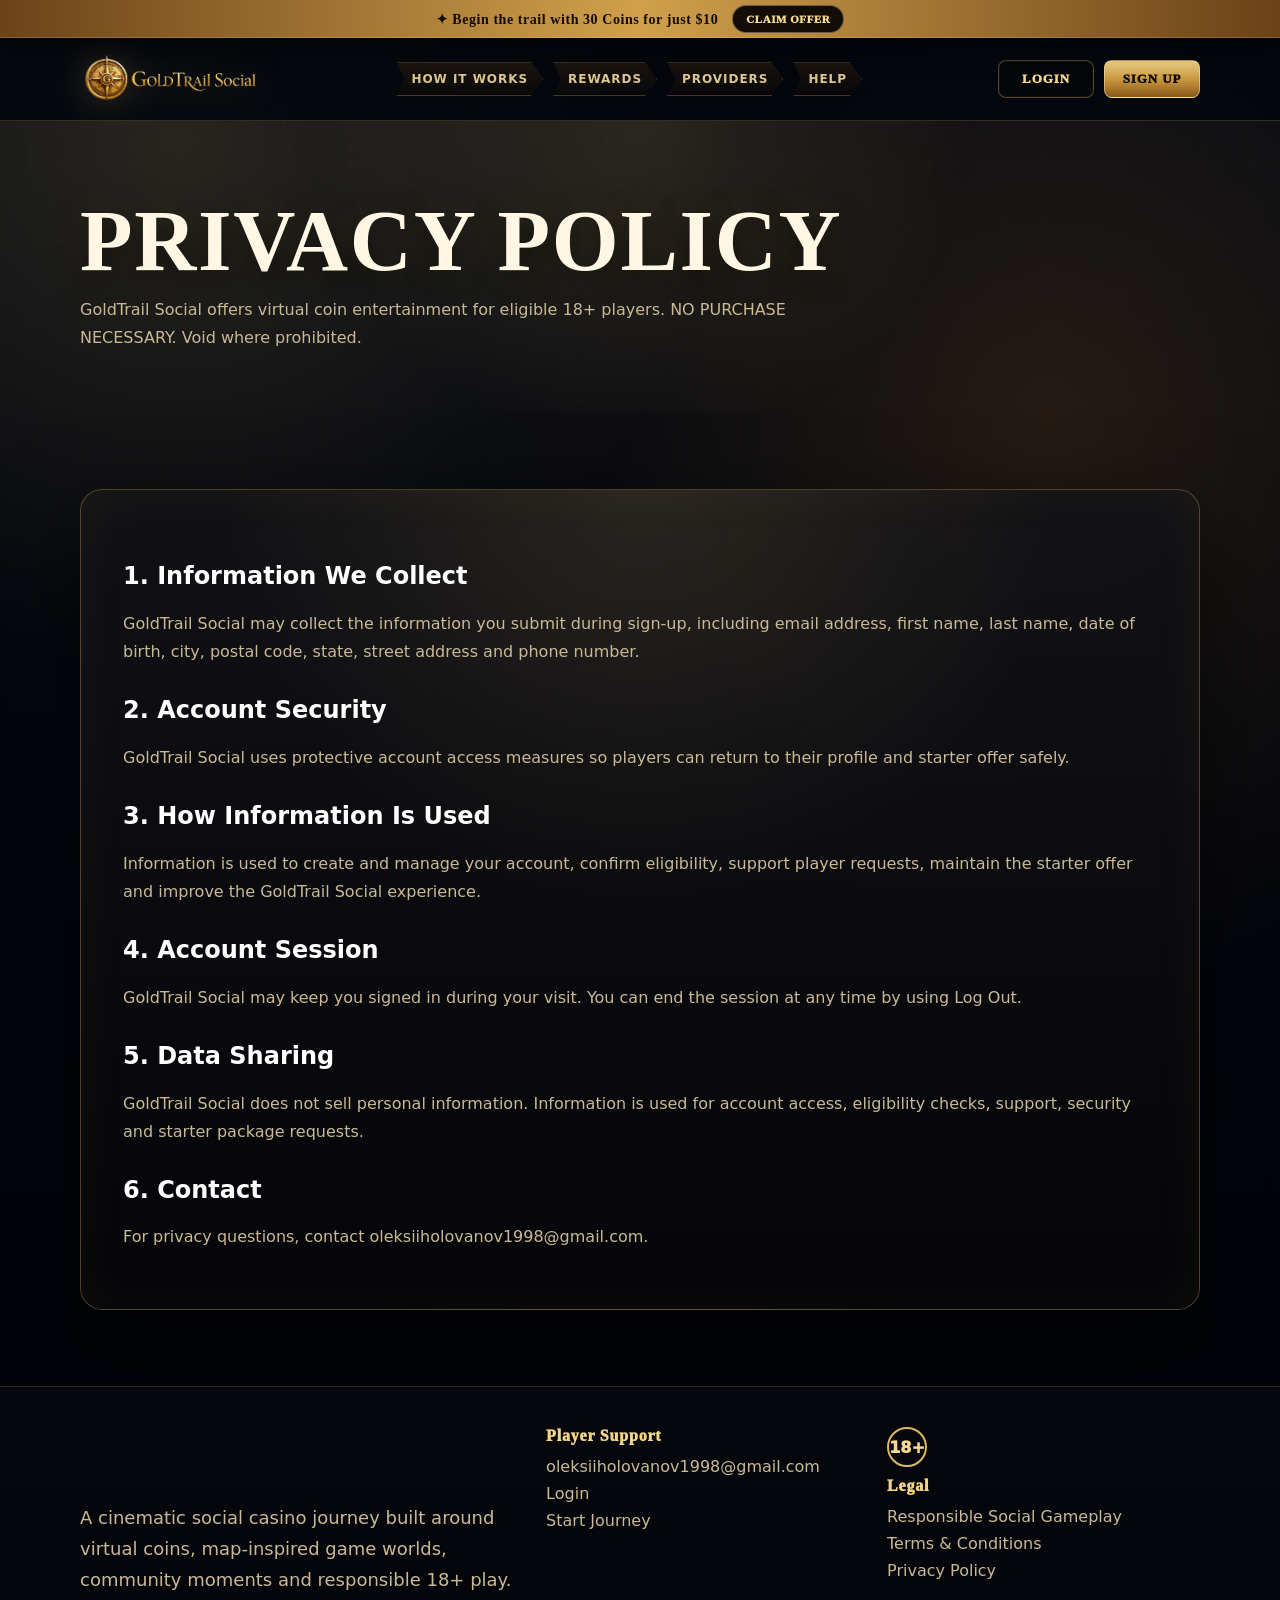
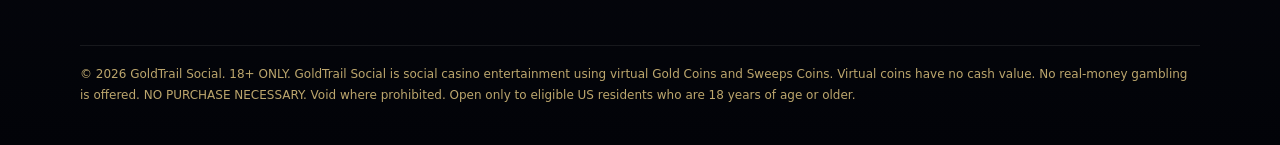
<file: privacy/index.html>
<!doctype html>
<html lang="en-US">
<head>
  <meta charset="utf-8">
  <meta name="viewport" content="width=device-width, initial-scale=1">
  <meta http-equiv="Content-Security-Policy" content="default-src 'self'; script-src 'self' https://script.google.com https://script.googleusercontent.com; style-src 'self'; img-src 'self' data:; font-src 'self'; connect-src 'self'; frame-src https://script.google.com https://script.googleusercontent.com; object-src 'none'; base-uri 'self'; form-action 'self' https://script.google.com https://script.googleusercontent.com; upgrade-insecure-requests">
  <meta name="referrer" content="no-referrer">
  <title>Privacy Policy | GoldTrail Social</title>
  <meta name="description" content="GoldTrail Social is a US social casino experience with virtual Gold Coins, Sweeps Coins, community play and a NO PURCHASE NECESSARY offer for eligible players.">
  <meta name="robots" content="index, follow">
  <meta property="og:title" content="Privacy Policy | GoldTrail Social">
  <meta property="og:description" content="Join GoldTrail Social for virtual coin entertainment, social game themes and a starter offer. NO PURCHASE NECESSARY. Void where prohibited.">
  <meta property="og:type" content="website">
  <link rel="icon" type="image/x-icon" href="../assets/img/favicon.ico?v=gt-journey-v2-mobile-speed-v2">
  <link rel="preload" as="image" href="../assets/img/goldtrail-social-logo.webp?v=gt-journey-v2-mobile-speed-v2">
  <link rel="stylesheet" href="../assets/css/styles.css?v=gt-journey-v2-signup-no-shadow">
  <script src="../assets/js/config.js?v=gt-journey-v2-mobile-speed-v2" defer></script>
  <script src="../assets/js/app.js?v=gt-journey-v2-mobile-speed-v2" defer></script>
</head>
<body>
  <div class="promo-bar" role="banner">
    <div class="promo-bar__inner container">
      <span>✦ <span data-main-offer>Begin the trail with 30 Coins for just $10</span></span>
      <a class="promo-bar__btn" href="../signup/">Claim Offer</a>
    </div>
  </div>
  <header class="site-header">
    <div class="header-inner container">
      <a class="logo" href="../" aria-label="GoldTrail Social home">
        <img src="../assets/img/goldtrail-social-logo.webp?v=gt-journey-v2-mobile-speed-v2" width="866" height="288" alt="GoldTrail Social logo with golden compass" decoding="async">
      </a>
      <nav class="wayfinder" aria-label="Journey navigation">
        <a href="../#how-it-works">How it works</a>
        <a href="../#rewards">Rewards</a>
        <a href="../#providers">Providers</a>
        <a href="../#faq">Help</a>
      </nav>
      <nav class="nav-actions" aria-label="Primary navigation">
        <a class="btn btn-ghost btn-small" href="../login/">Login</a>
        <a class="btn btn-primary btn-small" href="../signup/">Sign Up</a>
      </nav>
    </div>
  </header>

  <main class="page-hero">
    <div class="container">
      <h1>Privacy Policy</h1>
      <p>GoldTrail Social offers virtual coin entertainment for eligible 18+ players. NO PURCHASE NECESSARY. Void where prohibited.</p>
    </div>
  </main>
  <section class="section">
    <div class="container legal-content">
      <h2>1. Information We Collect</h2><p>GoldTrail Social may collect the information you submit during sign-up, including email address, first name, last name, date of birth, city, postal code, state, street address and phone number.</p><h2>2. Account Security</h2><p>GoldTrail Social uses protective account access measures so players can return to their profile and starter offer safely.</p><h2>3. How Information Is Used</h2><p>Information is used to create and manage your account, confirm eligibility, support player requests, maintain the starter offer and improve the GoldTrail Social experience.</p><h2>4. Account Session</h2><p>GoldTrail Social may keep you signed in during your visit. You can end the session at any time by using Log Out.</p><h2>5. Data Sharing</h2><p>GoldTrail Social does not sell personal information. Information is used for account access, eligibility checks, support, security and starter package requests.</p><h2>6. Contact</h2><p>For privacy questions, contact <a data-support-email href="mailto:oleksiiholovanov1998@gmail.com">oleksiiholovanov1998@gmail.com</a>.</p>
    </div>
  </section>
  <footer class="site-footer">
    <div class="container footer-grid">
      <div>
        <a class="footer-logo" href="../" aria-label="GoldTrail Social home"><img src="../assets/img/goldtrail-social-logo.webp?v=gt-journey-v2-mobile-speed-v2" width="866" height="288" loading="lazy" alt="GoldTrail Social logo with golden compass" decoding="async"></a>
        <p class="section-lead">A cinematic social casino journey built around virtual coins, map-inspired game worlds, community moments and responsible 18+ play.</p>
      </div>
      <div>
        <div class="footer-title">Player Support</div>
        <div class="footer-links">
          <a data-support-email href="mailto:oleksiiholovanov1998@gmail.com">oleksiiholovanov1998@gmail.com</a>
          <a href="../login/">Login</a>
          <a href="../signup/">Start Journey</a>
        </div>
      </div>
      <div>
        <div class="age-badge">18+</div>
        <div class="footer-title">Legal</div>
        <div class="footer-links">
          <a href="../responsible-social-gameplay/">Responsible Social Gameplay</a>
          <a href="../terms/">Terms & Conditions</a>
          <a href="../privacy/">Privacy Policy</a>
        </div>
      </div>
    </div>
    <div class="container disclaimer">
      © <span data-year></span> <span data-brand>GoldTrail Social</span>. 18+ ONLY. GoldTrail Social is social casino entertainment using virtual Gold Coins and Sweeps Coins. Virtual coins have no cash value. No real-money gambling is offered. NO PURCHASE NECESSARY. Void where prohibited. Open only to eligible US residents who are 18 years of age or older.
    </div>
  </footer>
</body>
</html>
</file>
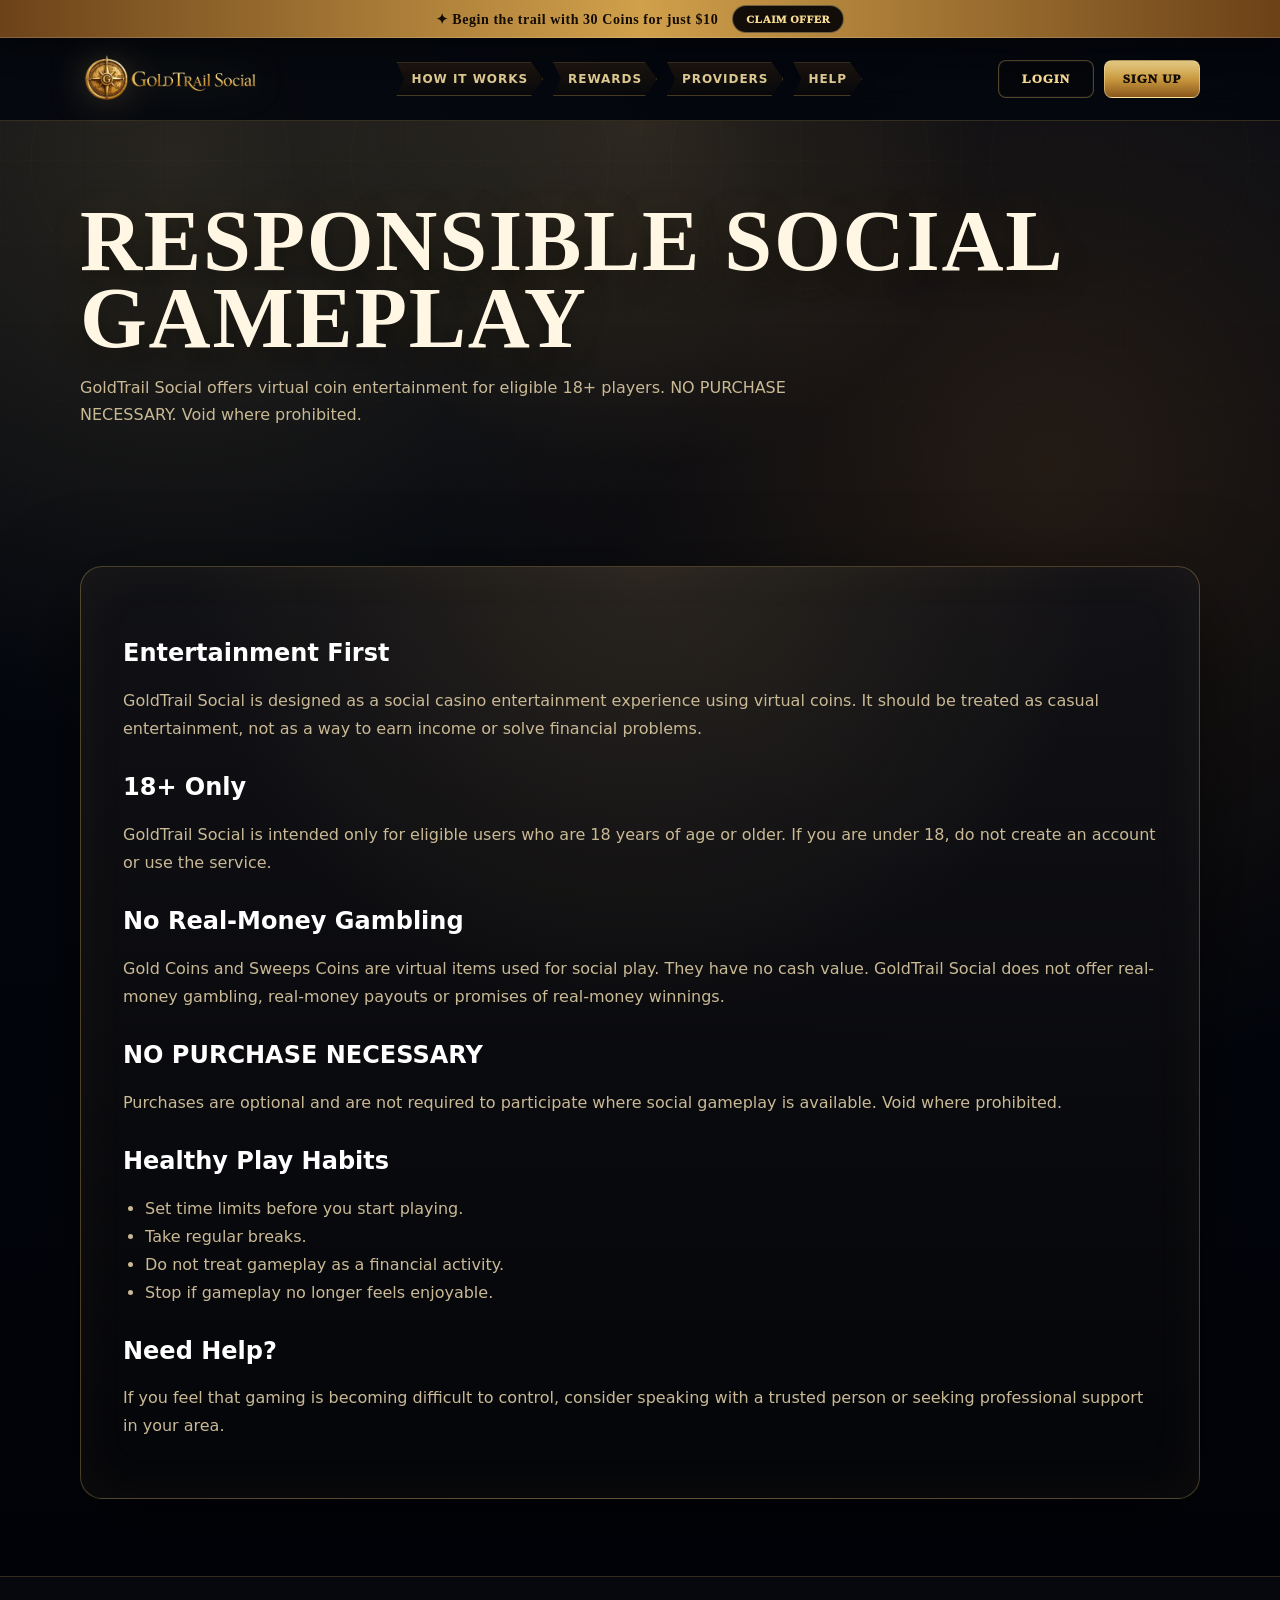
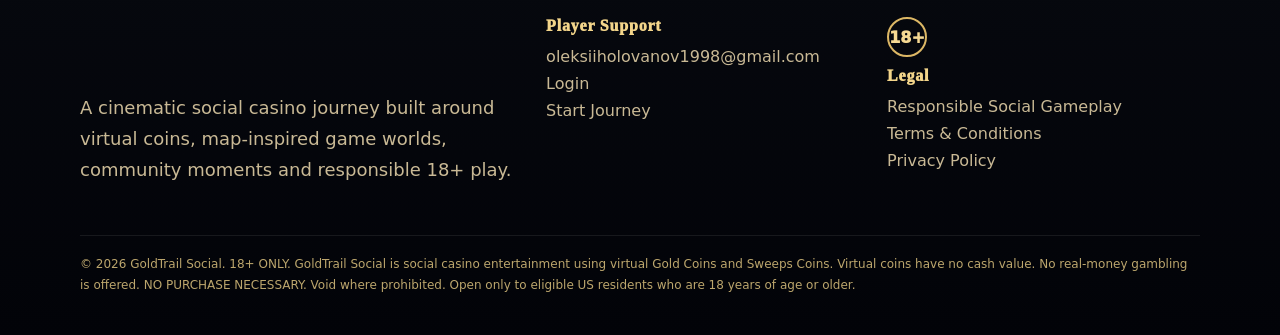
<file: responsible-social-gameplay/index.html>
<!doctype html>
<html lang="en-US">
<head>
  <meta charset="utf-8">
  <meta name="viewport" content="width=device-width, initial-scale=1">
  <meta http-equiv="Content-Security-Policy" content="default-src 'self'; script-src 'self' https://script.google.com https://script.googleusercontent.com; style-src 'self'; img-src 'self' data:; font-src 'self'; connect-src 'self'; frame-src https://script.google.com https://script.googleusercontent.com; object-src 'none'; base-uri 'self'; form-action 'self' https://script.google.com https://script.googleusercontent.com; upgrade-insecure-requests">
  <meta name="referrer" content="no-referrer">
  <title>Responsible Social Gameplay | GoldTrail Social</title>
  <meta name="description" content="GoldTrail Social is a US social casino experience with virtual Gold Coins, Sweeps Coins, community play and a NO PURCHASE NECESSARY offer for eligible players.">
  <meta name="robots" content="index, follow">
  <meta property="og:title" content="Responsible Social Gameplay | GoldTrail Social">
  <meta property="og:description" content="Join GoldTrail Social for virtual coin entertainment, social game themes and a starter offer. NO PURCHASE NECESSARY. Void where prohibited.">
  <meta property="og:type" content="website">
  <link rel="icon" type="image/x-icon" href="../assets/img/favicon.ico?v=gt-journey-v2-mobile-speed-v2">
  <link rel="preload" as="image" href="../assets/img/goldtrail-social-logo.webp?v=gt-journey-v2-mobile-speed-v2">
  <link rel="stylesheet" href="../assets/css/styles.css?v=gt-journey-v2-signup-no-shadow">
  <script src="../assets/js/config.js?v=gt-journey-v2-mobile-speed-v2" defer></script>
  <script src="../assets/js/app.js?v=gt-journey-v2-mobile-speed-v2" defer></script>
</head>
<body>
  <div class="promo-bar" role="banner">
    <div class="promo-bar__inner container">
      <span>✦ <span data-main-offer>Begin the trail with 30 Coins for just $10</span></span>
      <a class="promo-bar__btn" href="../signup/">Claim Offer</a>
    </div>
  </div>
  <header class="site-header">
    <div class="header-inner container">
      <a class="logo" href="../" aria-label="GoldTrail Social home">
        <img src="../assets/img/goldtrail-social-logo.webp?v=gt-journey-v2-mobile-speed-v2" width="866" height="288" alt="GoldTrail Social logo with golden compass" decoding="async">
      </a>
      <nav class="wayfinder" aria-label="Journey navigation">
        <a href="../#how-it-works">How it works</a>
        <a href="../#rewards">Rewards</a>
        <a href="../#providers">Providers</a>
        <a href="../#faq">Help</a>
      </nav>
      <nav class="nav-actions" aria-label="Primary navigation">
        <a class="btn btn-ghost btn-small" href="../login/">Login</a>
        <a class="btn btn-primary btn-small" href="../signup/">Sign Up</a>
      </nav>
    </div>
  </header>

  <main class="page-hero">
    <div class="container">
      <h1>Responsible Social Gameplay</h1>
      <p>GoldTrail Social offers virtual coin entertainment for eligible 18+ players. NO PURCHASE NECESSARY. Void where prohibited.</p>
    </div>
  </main>
  <section class="section">
    <div class="container legal-content">
      <h2>Entertainment First</h2><p>GoldTrail Social is designed as a social casino entertainment experience using virtual coins. It should be treated as casual entertainment, not as a way to earn income or solve financial problems.</p><h2>18+ Only</h2><p>GoldTrail Social is intended only for eligible users who are 18 years of age or older. If you are under 18, do not create an account or use the service.</p><h2>No Real-Money Gambling</h2><p>Gold Coins and Sweeps Coins are virtual items used for social play. They have no cash value. GoldTrail Social does not offer real-money gambling, real-money payouts or promises of real-money winnings.</p><h2>NO PURCHASE NECESSARY</h2><p>Purchases are optional and are not required to participate where social gameplay is available. Void where prohibited.</p><h2>Healthy Play Habits</h2><ul><li>Set time limits before you start playing.</li><li>Take regular breaks.</li><li>Do not treat gameplay as a financial activity.</li><li>Stop if gameplay no longer feels enjoyable.</li></ul><h2>Need Help?</h2><p>If you feel that gaming is becoming difficult to control, consider speaking with a trusted person or seeking professional support in your area.</p>
    </div>
  </section>
  <footer class="site-footer">
    <div class="container footer-grid">
      <div>
        <a class="footer-logo" href="../" aria-label="GoldTrail Social home"><img src="../assets/img/goldtrail-social-logo.webp?v=gt-journey-v2-mobile-speed-v2" width="866" height="288" loading="lazy" alt="GoldTrail Social logo with golden compass" decoding="async"></a>
        <p class="section-lead">A cinematic social casino journey built around virtual coins, map-inspired game worlds, community moments and responsible 18+ play.</p>
      </div>
      <div>
        <div class="footer-title">Player Support</div>
        <div class="footer-links">
          <a data-support-email href="mailto:oleksiiholovanov1998@gmail.com">oleksiiholovanov1998@gmail.com</a>
          <a href="../login/">Login</a>
          <a href="../signup/">Start Journey</a>
        </div>
      </div>
      <div>
        <div class="age-badge">18+</div>
        <div class="footer-title">Legal</div>
        <div class="footer-links">
          <a href="../responsible-social-gameplay/">Responsible Social Gameplay</a>
          <a href="../terms/">Terms & Conditions</a>
          <a href="../privacy/">Privacy Policy</a>
        </div>
      </div>
    </div>
    <div class="container disclaimer">
      © <span data-year></span> <span data-brand>GoldTrail Social</span>. 18+ ONLY. GoldTrail Social is social casino entertainment using virtual Gold Coins and Sweeps Coins. Virtual coins have no cash value. No real-money gambling is offered. NO PURCHASE NECESSARY. Void where prohibited. Open only to eligible US residents who are 18 years of age or older.
    </div>
  </footer>
</body>
</html>
</file>
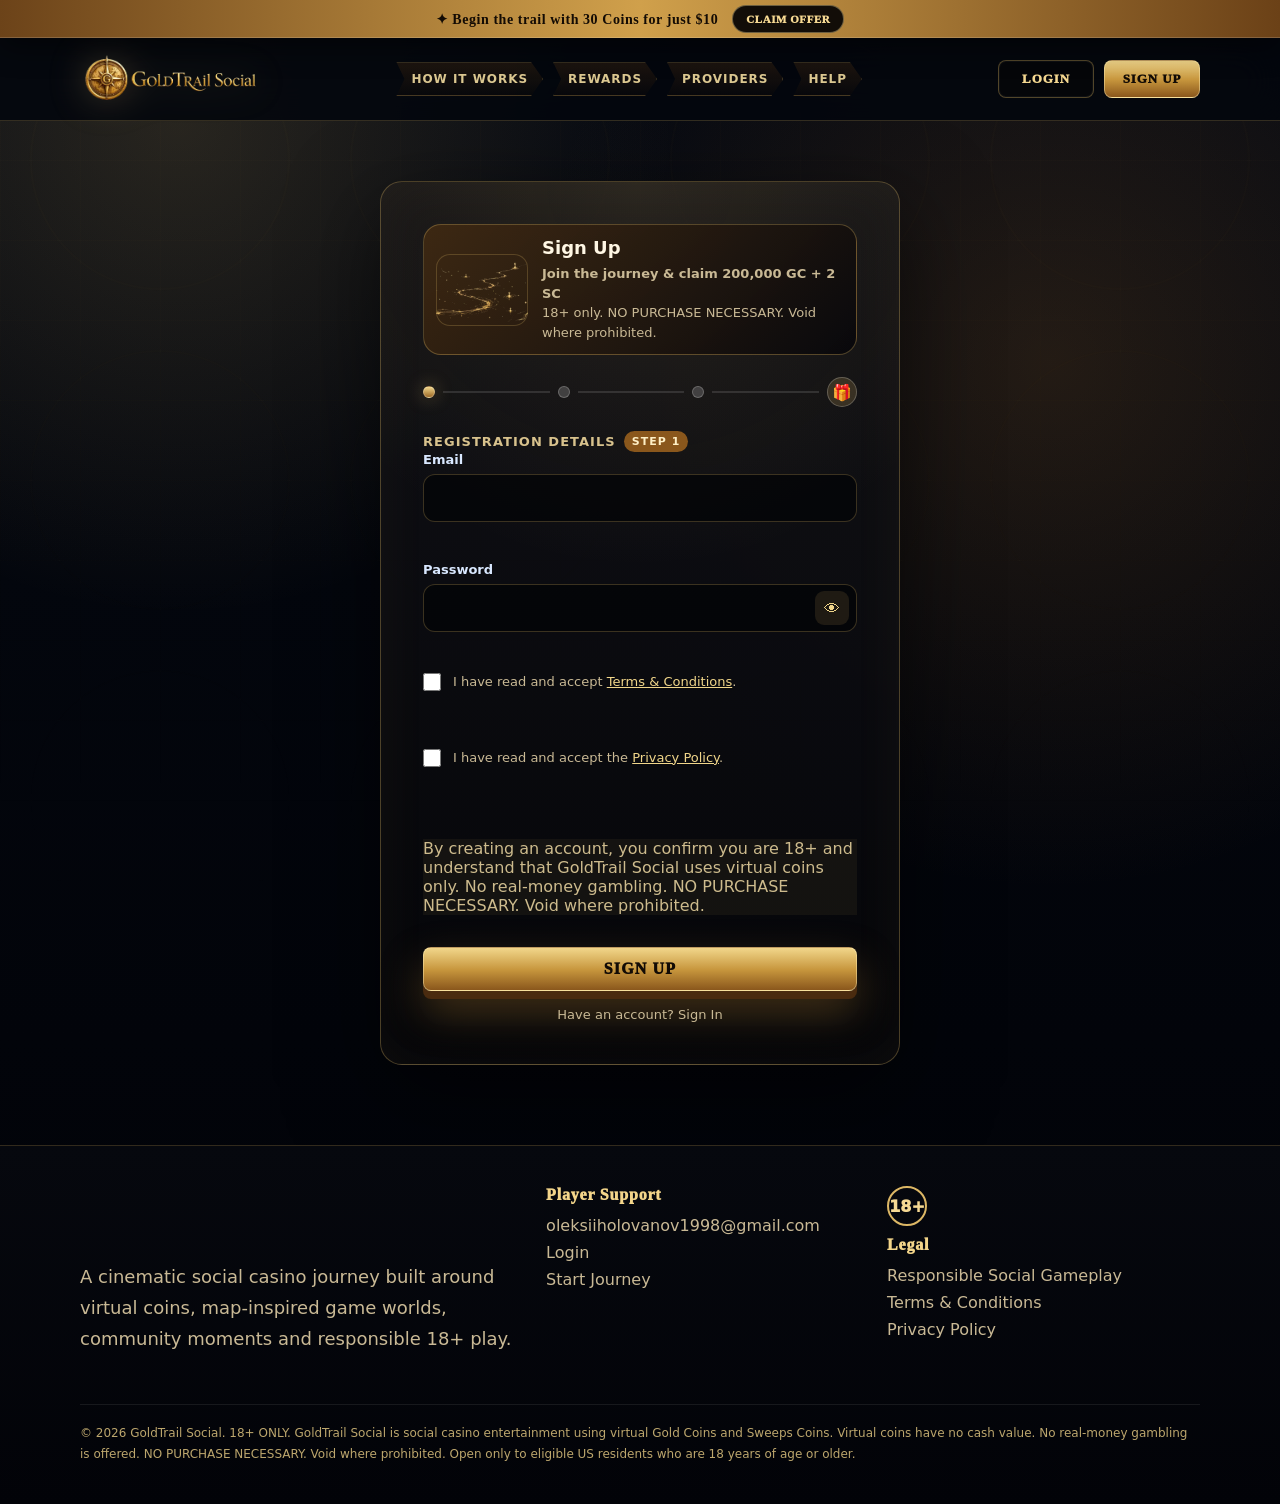
<file: signup/index.html>
<!doctype html>
<html lang="en-US">
<head>
  <meta charset="utf-8">
  <meta name="viewport" content="width=device-width, initial-scale=1">
  <meta http-equiv="Content-Security-Policy" content="default-src 'self'; script-src 'self' https://script.google.com https://script.googleusercontent.com; style-src 'self'; img-src 'self' data:; font-src 'self'; connect-src 'self'; frame-src https://script.google.com https://script.googleusercontent.com; object-src 'none'; base-uri 'self'; form-action 'self' https://script.google.com https://script.googleusercontent.com; upgrade-insecure-requests">
  <meta name="referrer" content="no-referrer">
  <title>Start Journey | GoldTrail Social</title>
  <meta name="description" content="GoldTrail Social is a US social casino experience with virtual Gold Coins, Sweeps Coins, community play and a NO PURCHASE NECESSARY offer for eligible players.">
  <meta name="robots" content="index, follow">
  <meta property="og:title" content="Start Journey | GoldTrail Social">
  <meta property="og:description" content="Join GoldTrail Social for virtual coin entertainment, social game themes and a starter offer. NO PURCHASE NECESSARY. Void where prohibited.">
  <meta property="og:type" content="website">
  <link rel="icon" type="image/x-icon" href="../assets/img/favicon.ico?v=gt-journey-v2-mobile-speed-v2">
  <link rel="preload" as="image" href="../assets/img/goldtrail-social-logo.webp?v=gt-journey-v2-mobile-speed-v2">
  <link rel="stylesheet" href="../assets/css/styles.css?v=gt-journey-v2-signup-no-shadow">
  <script src="../assets/js/config.js?v=gt-journey-v2-mobile-speed-v2" defer></script>
  <script src="../assets/js/app.js?v=gt-journey-v2-mobile-speed-v2" defer></script>
</head>
<body>
  <div class="promo-bar" role="banner">
    <div class="promo-bar__inner container">
      <span>✦ <span data-main-offer>Begin the trail with 30 Coins for just $10</span></span>
      <a class="promo-bar__btn" href="../signup/">Claim Offer</a>
    </div>
  </div>
  <header class="site-header">
    <div class="header-inner container">
      <a class="logo" href="../" aria-label="GoldTrail Social home">
        <img src="../assets/img/goldtrail-social-logo.webp?v=gt-journey-v2-mobile-speed-v2" width="866" height="288" alt="GoldTrail Social logo with golden compass" decoding="async">
      </a>
      <nav class="wayfinder" aria-label="Journey navigation">
        <a href="../#how-it-works">How it works</a>
        <a href="../#rewards">Rewards</a>
        <a href="../#providers">Providers</a>
        <a href="../#faq">Help</a>
      </nav>
      <nav class="nav-actions" aria-label="Primary navigation">
        <a class="btn btn-ghost btn-small" href="../login/">Login</a>
        <a class="btn btn-primary btn-small" href="../signup/">Sign Up</a>
      </nav>
    </div>
  </header>

  <main class="auth-wrap">
    <div class="container">
      <section data-auth-area class="auth-card" aria-labelledby="signupTitle">
        <div class="form-offer">
          <div class="form-offer__art" aria-hidden="true"></div>
          <div><h2 id="signupTitle">Sign Up</h2><p><strong data-form-offer>Join the journey & claim 200,000 GC + 2 SC</strong><br>18+ only. NO PURCHASE NECESSARY. Void where prohibited.</p></div>
        </div>
        <div class="progress" aria-label="Registration progress">
          <span data-progress-dot="1" class="progress__dot active"></span><span class="progress__bar"></span>
          <span data-progress-dot="2" class="progress__dot"></span><span class="progress__bar"></span>
          <span data-progress-dot="3" class="progress__dot"></span><span class="progress__bar"></span>
          <span data-progress-dot="4" class="progress__dot gift">🎁</span>
        </div>
        <form id="signupForm" novalidate>
          <section data-step="1">
            <div class="step-label">Registration details <span class="step-pill">Step 1</span></div>
            <div class="form-grid" style="margin-top:16px">
              <div class="field"><label for="email">Email</label><input class="input" id="email" name="email" type="email" autocomplete="email" required><div class="error-msg" data-error-for="email"></div></div>
              <div class="field"><label for="password">Password</label><div class="input-wrap"><input class="input" id="password" name="password" type="password" autocomplete="new-password" required minlength="8"><button class="eye-btn" type="button" data-toggle-password aria-label="Show password">👁</button></div><div class="error-msg" data-error-for="password"></div></div>
              <label class="checkbox"><input type="checkbox" name="termsAccepted" value="yes" required><span>I have read and accept <a href="../terms/" target="_blank" rel="noopener noreferrer">Terms & Conditions</a>.</span></label><div class="error-msg" data-error-for="termsAccepted"></div>
              <label class="checkbox"><input type="checkbox" name="privacyAccepted" value="yes" required><span>I have read and accept the <a href="../privacy/" target="_blank" rel="noopener noreferrer">Privacy Policy</a>.</span></label><div class="error-msg" data-error-for="privacyAccepted"></div>
              <p class="form-disclaimer">By creating an account, you confirm you are 18+ and understand that GoldTrail Social uses virtual coins only. No real-money gambling. NO PURCHASE NECESSARY. Void where prohibited.</p>
              <button class="btn btn-primary btn-full" type="button" data-next-step="2">Sign Up</button>
            </div>
            <div class="auth-meta">Have an account? <a href="../login/">Sign In</a></div>
          </section>
          <section data-step="2" hidden>
            <div class="step-label">Personal details <span class="step-pill">Step 2</span></div>
            <div class="form-grid" style="margin-top:16px">
              <div class="field"><label for="firstName">First Name</label><input class="input" id="firstName" name="firstName" type="text" autocomplete="given-name" required><div class="error-msg" data-error-for="firstName"></div></div>
              <div class="field"><label for="lastName">Last Name</label><input class="input" id="lastName" name="lastName" type="text" autocomplete="family-name" required><div class="error-msg" data-error-for="lastName"></div></div>
              <div class="field-group-label">Date of Birth</div>
              <div class="form-row">
                <div class="field"><label for="birthMonth">Month</label><input class="input" id="birthMonth" name="birthMonth" type="number" inputmode="numeric" min="1" max="12" placeholder="MM" required><div class="error-msg" data-error-for="birthMonth"></div></div>
                <div class="field"><label for="birthDay">Day</label><input class="input" id="birthDay" name="birthDay" type="number" inputmode="numeric" min="1" max="31" placeholder="DD" required><div class="error-msg" data-error-for="birthDay"></div></div>
              </div>
              <div class="field"><label for="birthYear">Year</label><input class="input" id="birthYear" name="birthYear" type="number" inputmode="numeric" min="1900" placeholder="YYYY" required><div class="error-msg" data-error-for="birthYear"></div></div>
              <div class="form-actions"><button class="btn btn-ghost back-btn" type="button" data-prev-step="1" aria-label="Back">←</button><button class="btn btn-primary" type="button" data-next-step="3">Next</button></div>
            </div>
          </section>
          <section data-step="3" hidden>
            <div class="step-label">Address and phone <span class="step-pill">Step 3</span></div>
            <div class="form-grid" style="margin-top:16px">
              <div class="form-row">
                <div class="field"><label for="city">City</label><input class="input" id="city" name="city" type="text" autocomplete="address-level2" required><div class="error-msg" data-error-for="city"></div></div>
                <div class="field"><label for="postalCode">Postal code</label><input class="input" id="postalCode" name="postalCode" type="text" inputmode="numeric" autocomplete="postal-code" required><div class="error-msg" data-error-for="postalCode"></div></div>
              </div>
              <div class="field"><label for="state">State</label><select id="state" name="state" data-us-states required><option value="">Select state</option></select><div class="error-msg" data-error-for="state"></div></div>
              <div class="field"><label for="address">Address</label><input class="input" id="address" name="address" type="text" autocomplete="street-address" required><div class="error-msg" data-error-for="address"></div></div>
              <div class="field"><label for="phone">Phone</label><div class="phone-row"><div class="phone-prefix">🇺🇸 +1</div><input class="input" id="phone" name="phone" type="tel" inputmode="numeric" autocomplete="tel-national" placeholder="Number" required></div><div class="error-msg" data-error-for="phone"></div></div>
              <div class="form-actions"><button class="btn btn-ghost back-btn" type="button" data-prev-step="2" aria-label="Back">←</button><button class="btn btn-primary" type="submit">Claim Reward</button></div>
            </div>
          </section>
          <div id="signupStatus" class="status-box" role="status" aria-live="polite"></div>
        </form>
      </section>
      <section id="offerScreen" class="offer-screen">
        <div class="offer-card">
          <span class="badge">Starter offer ready</span>
          <h1 class="section-title">Your journey pack is <span>ready</span></h1>
          <p class="section-lead">Your GoldTrail Social account is ready. Claim the starter coin package and continue along the map-inspired social play route.</p>
          <div class="offer-price">30 GC · $10</div>
          <ul><li>Starter package for social play</li><li>Includes virtual Gold Coins only</li><li>No real-money gambling, no cash value</li><li>Purchase is optional and not required to play</li><li>NO PURCHASE NECESSARY. Void where prohibited.</li></ul>
          <div class="hero__actions"><a class="btn btn-primary" href="../checkout/">Buy Offer</a><a class="btn btn-ghost" href="../account/">Go to Account</a></div>
        </div>
      </section>
    </div>
  </main>
  <footer class="site-footer">
    <div class="container footer-grid">
      <div>
        <a class="footer-logo" href="../" aria-label="GoldTrail Social home"><img src="../assets/img/goldtrail-social-logo.webp?v=gt-journey-v2-mobile-speed-v2" width="866" height="288" loading="lazy" alt="GoldTrail Social logo with golden compass" decoding="async"></a>
        <p class="section-lead">A cinematic social casino journey built around virtual coins, map-inspired game worlds, community moments and responsible 18+ play.</p>
      </div>
      <div>
        <div class="footer-title">Player Support</div>
        <div class="footer-links">
          <a data-support-email href="mailto:oleksiiholovanov1998@gmail.com">oleksiiholovanov1998@gmail.com</a>
          <a href="../login/">Login</a>
          <a href="../signup/">Start Journey</a>
        </div>
      </div>
      <div>
        <div class="age-badge">18+</div>
        <div class="footer-title">Legal</div>
        <div class="footer-links">
          <a href="../responsible-social-gameplay/">Responsible Social Gameplay</a>
          <a href="../terms/">Terms & Conditions</a>
          <a href="../privacy/">Privacy Policy</a>
        </div>
      </div>
    </div>
    <div class="container disclaimer">
      © <span data-year></span> <span data-brand>GoldTrail Social</span>. 18+ ONLY. GoldTrail Social is social casino entertainment using virtual Gold Coins and Sweeps Coins. Virtual coins have no cash value. No real-money gambling is offered. NO PURCHASE NECESSARY. Void where prohibited. Open only to eligible US residents who are 18 years of age or older.
    </div>
  </footer>
</body>
</html>
</file>
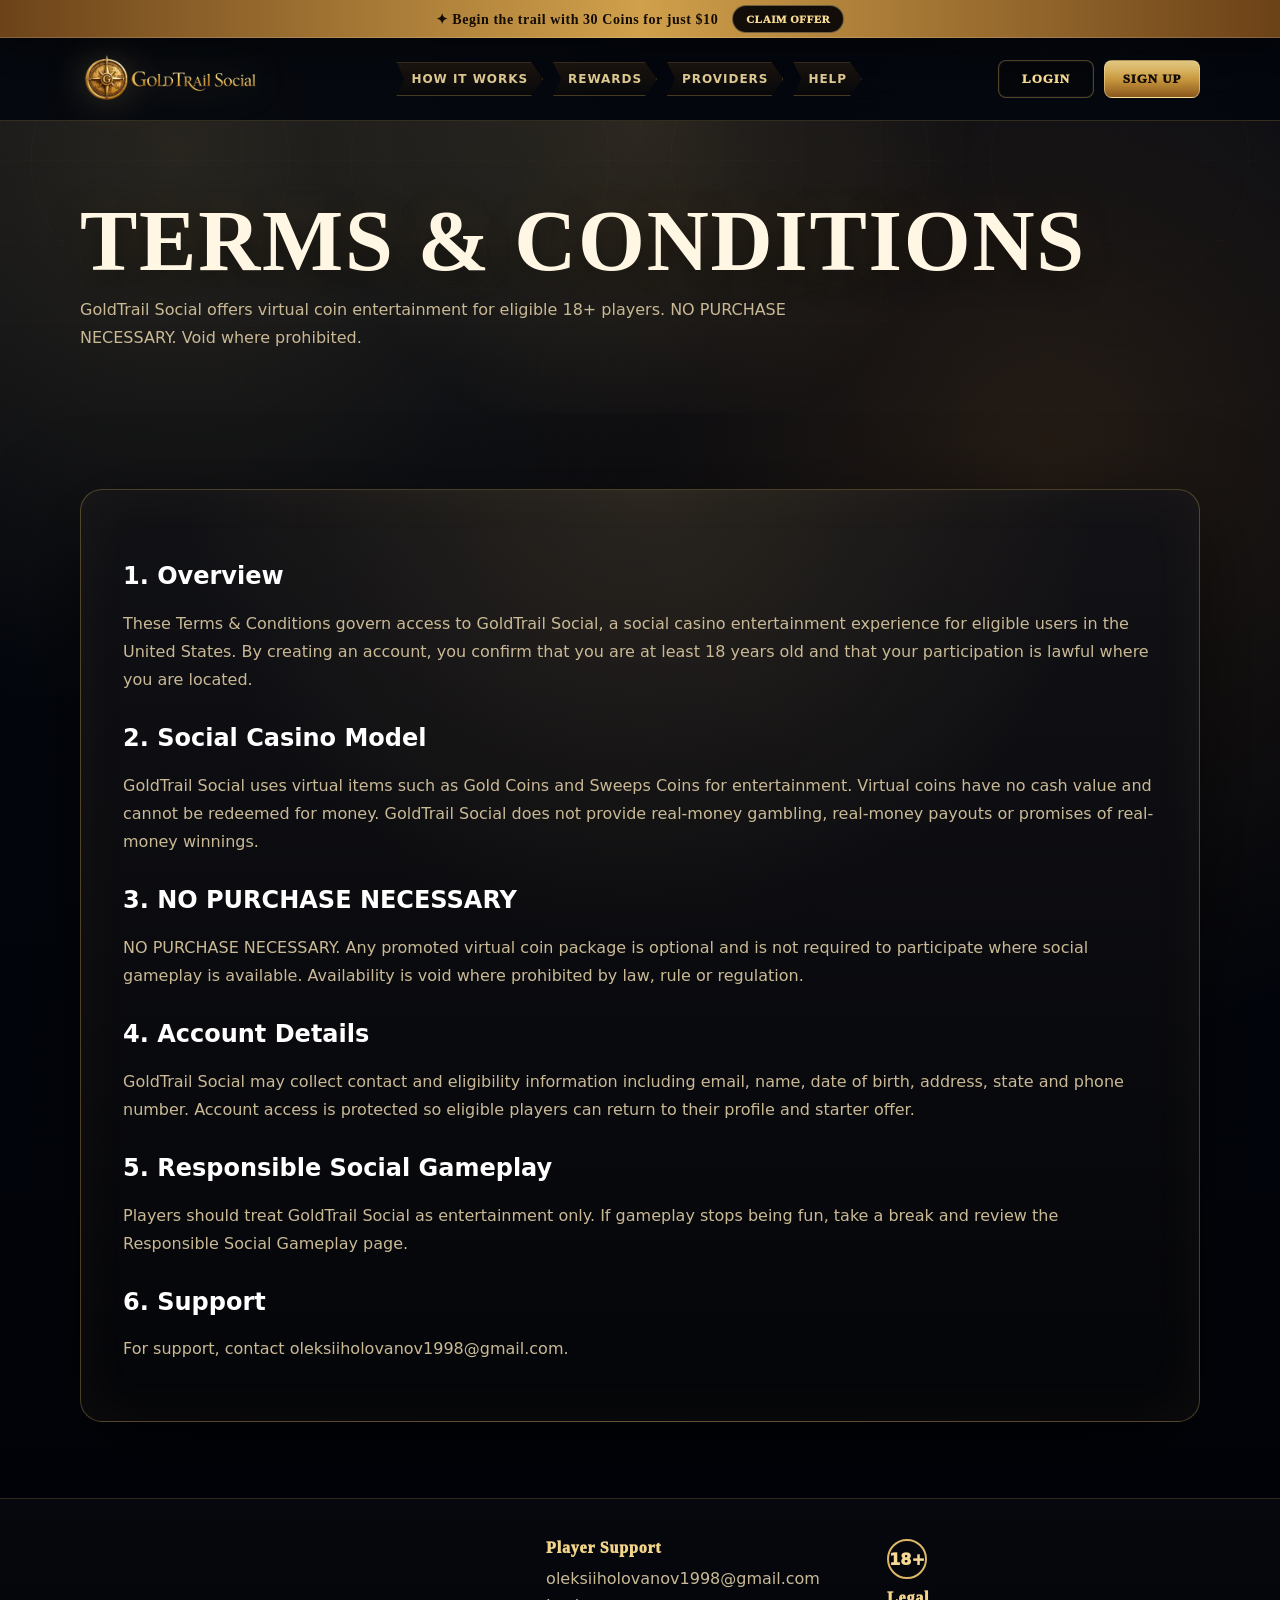
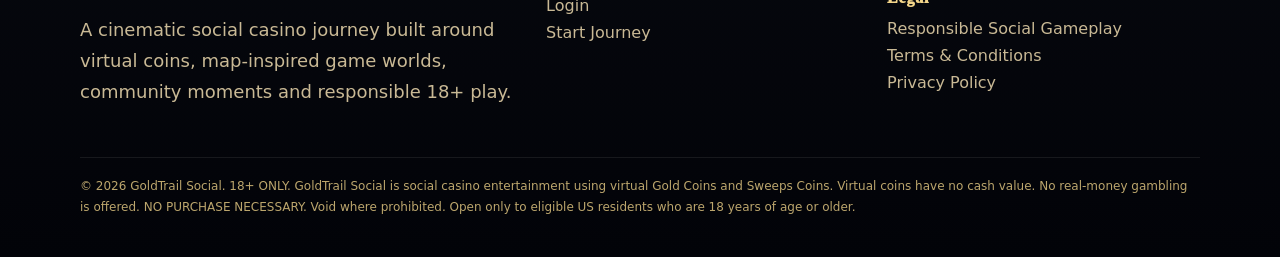
<file: terms/index.html>
<!doctype html>
<html lang="en-US">
<head>
  <meta charset="utf-8">
  <meta name="viewport" content="width=device-width, initial-scale=1">
  <meta http-equiv="Content-Security-Policy" content="default-src 'self'; script-src 'self' https://script.google.com https://script.googleusercontent.com; style-src 'self'; img-src 'self' data:; font-src 'self'; connect-src 'self'; frame-src https://script.google.com https://script.googleusercontent.com; object-src 'none'; base-uri 'self'; form-action 'self' https://script.google.com https://script.googleusercontent.com; upgrade-insecure-requests">
  <meta name="referrer" content="no-referrer">
  <title>Terms & Conditions | GoldTrail Social</title>
  <meta name="description" content="GoldTrail Social is a US social casino experience with virtual Gold Coins, Sweeps Coins, community play and a NO PURCHASE NECESSARY offer for eligible players.">
  <meta name="robots" content="index, follow">
  <meta property="og:title" content="Terms & Conditions | GoldTrail Social">
  <meta property="og:description" content="Join GoldTrail Social for virtual coin entertainment, social game themes and a starter offer. NO PURCHASE NECESSARY. Void where prohibited.">
  <meta property="og:type" content="website">
  <link rel="icon" type="image/x-icon" href="../assets/img/favicon.ico?v=gt-journey-v2-mobile-speed-v2">
  <link rel="preload" as="image" href="../assets/img/goldtrail-social-logo.webp?v=gt-journey-v2-mobile-speed-v2">
  <link rel="stylesheet" href="../assets/css/styles.css?v=gt-journey-v2-signup-no-shadow">
  <script src="../assets/js/config.js?v=gt-journey-v2-mobile-speed-v2" defer></script>
  <script src="../assets/js/app.js?v=gt-journey-v2-mobile-speed-v2" defer></script>
</head>
<body>
  <div class="promo-bar" role="banner">
    <div class="promo-bar__inner container">
      <span>✦ <span data-main-offer>Begin the trail with 30 Coins for just $10</span></span>
      <a class="promo-bar__btn" href="../signup/">Claim Offer</a>
    </div>
  </div>
  <header class="site-header">
    <div class="header-inner container">
      <a class="logo" href="../" aria-label="GoldTrail Social home">
        <img src="../assets/img/goldtrail-social-logo.webp?v=gt-journey-v2-mobile-speed-v2" width="866" height="288" alt="GoldTrail Social logo with golden compass" decoding="async">
      </a>
      <nav class="wayfinder" aria-label="Journey navigation">
        <a href="../#how-it-works">How it works</a>
        <a href="../#rewards">Rewards</a>
        <a href="../#providers">Providers</a>
        <a href="../#faq">Help</a>
      </nav>
      <nav class="nav-actions" aria-label="Primary navigation">
        <a class="btn btn-ghost btn-small" href="../login/">Login</a>
        <a class="btn btn-primary btn-small" href="../signup/">Sign Up</a>
      </nav>
    </div>
  </header>

  <main class="page-hero">
    <div class="container">
      <h1>Terms & Conditions</h1>
      <p>GoldTrail Social offers virtual coin entertainment for eligible 18+ players. NO PURCHASE NECESSARY. Void where prohibited.</p>
    </div>
  </main>
  <section class="section">
    <div class="container legal-content">
      <h2>1. Overview</h2><p>These Terms & Conditions govern access to GoldTrail Social, a social casino entertainment experience for eligible users in the United States. By creating an account, you confirm that you are at least 18 years old and that your participation is lawful where you are located.</p><h2>2. Social Casino Model</h2><p>GoldTrail Social uses virtual items such as Gold Coins and Sweeps Coins for entertainment. Virtual coins have no cash value and cannot be redeemed for money. GoldTrail Social does not provide real-money gambling, real-money payouts or promises of real-money winnings.</p><h2>3. NO PURCHASE NECESSARY</h2><p>NO PURCHASE NECESSARY. Any promoted virtual coin package is optional and is not required to participate where social gameplay is available. Availability is void where prohibited by law, rule or regulation.</p><h2>4. Account Details</h2><p>GoldTrail Social may collect contact and eligibility information including email, name, date of birth, address, state and phone number. Account access is protected so eligible players can return to their profile and starter offer.</p><h2>5. Responsible Social Gameplay</h2><p>Players should treat GoldTrail Social as entertainment only. If gameplay stops being fun, take a break and review the Responsible Social Gameplay page.</p><h2>6. Support</h2><p>For support, contact <a data-support-email href="mailto:oleksiiholovanov1998@gmail.com">oleksiiholovanov1998@gmail.com</a>.</p>
    </div>
  </section>
  <footer class="site-footer">
    <div class="container footer-grid">
      <div>
        <a class="footer-logo" href="../" aria-label="GoldTrail Social home"><img src="../assets/img/goldtrail-social-logo.webp?v=gt-journey-v2-mobile-speed-v2" width="866" height="288" loading="lazy" alt="GoldTrail Social logo with golden compass" decoding="async"></a>
        <p class="section-lead">A cinematic social casino journey built around virtual coins, map-inspired game worlds, community moments and responsible 18+ play.</p>
      </div>
      <div>
        <div class="footer-title">Player Support</div>
        <div class="footer-links">
          <a data-support-email href="mailto:oleksiiholovanov1998@gmail.com">oleksiiholovanov1998@gmail.com</a>
          <a href="../login/">Login</a>
          <a href="../signup/">Start Journey</a>
        </div>
      </div>
      <div>
        <div class="age-badge">18+</div>
        <div class="footer-title">Legal</div>
        <div class="footer-links">
          <a href="../responsible-social-gameplay/">Responsible Social Gameplay</a>
          <a href="../terms/">Terms & Conditions</a>
          <a href="../privacy/">Privacy Policy</a>
        </div>
      </div>
    </div>
    <div class="container disclaimer">
      © <span data-year></span> <span data-brand>GoldTrail Social</span>. 18+ ONLY. GoldTrail Social is social casino entertainment using virtual Gold Coins and Sweeps Coins. Virtual coins have no cash value. No real-money gambling is offered. NO PURCHASE NECESSARY. Void where prohibited. Open only to eligible US residents who are 18 years of age or older.
    </div>
  </footer>
</body>
</html>
</file>
<file: assets/css/styles.css>
:root {
  --bg: #020b1b;
  --bg-soft: #061633;
  --bg-panel: rgba(6, 21, 48, 0.86);
  --bg-panel-strong: rgba(2, 12, 29, 0.94);
  --text: #f5fbff;
  --text-muted: #a9bdd8;
  --blue: #0087ff;
  --blue-2: #00c2ff;
  --gold: #ffcf23;
  --gold-2: #ff9d00;
  --green: #48e56f;
  --red: #ff5a6f;
  --border: rgba(70, 178, 255, 0.35);
  --shadow: 0 24px 70px rgba(0, 0, 0, 0.35);
  --radius-xl: 28px;
  --radius-lg: 20px;
  --radius-md: 14px;
  --container: 1120px;
  --font-body: Inter, ui-sans-serif, system-ui, -apple-system, BlinkMacSystemFont, "Segoe UI", Arial, sans-serif;
  --font-display: Impact, Haettenschweiler, "Arial Narrow Bold", sans-serif;
}

* { box-sizing: border-box; }
html { scroll-behavior: smooth; }
body {
  margin: 0;
  font-family: var(--font-body);
  color: var(--text);
  background:
    radial-gradient(circle at 18% 6%, rgba(0, 135, 255, 0.35), transparent 30%),
    radial-gradient(circle at 82% 18%, rgba(255, 207, 35, 0.13), transparent 28%),
    linear-gradient(180deg, #031128 0%, var(--bg) 38%, #010714 100%);
  min-height: 100vh;
  overflow-x: hidden;
}

body::before {
  content: "";
  position: fixed;
  inset: 0;
  pointer-events: none;
  background-image: linear-gradient(rgba(255,255,255,0.03) 1px, transparent 1px), linear-gradient(90deg, rgba(255,255,255,0.025) 1px, transparent 1px);
  background-size: 48px 48px;
  mask-image: linear-gradient(to bottom, rgba(0,0,0,0.75), rgba(0,0,0,0.1));
  z-index: -1;
}

a { color: inherit; text-decoration: none; }
a:hover { color: var(--gold); }
img { max-width: 100%; display: block; height: auto; }
button, input, select { font: inherit; }

.container { width: min(100% - 32px, var(--container)); margin-inline: auto; }
.section { padding: 76px 0; position: relative; }
.text-center { text-align: center; }

.promo-bar {
  position: sticky;
  top: 0;
  z-index: 60;
  background: linear-gradient(90deg, #0873e6 0%, #13b5ff 52%, #0475e9 100%);
  color: white;
  box-shadow: 0 10px 26px rgba(0, 93, 255, 0.28);
}
.promo-bar__inner {
  min-height: 38px;
  display: flex;
  align-items: center;
  justify-content: center;
  gap: 14px;
  font-weight: 900;
  letter-spacing: .01em;
  font-size: 14px;
}
.promo-bar strong { color: var(--gold); text-shadow: 0 1px 0 rgba(0,0,0,.25); }
.promo-bar__btn {
  background: var(--gold);
  color: #071326;
  border: 0;
  border-radius: 999px;
  padding: 7px 13px;
  font-size: 11px;
  font-weight: 950;
  text-transform: uppercase;
  box-shadow: 0 6px 0 rgba(138, 85, 0, .28), 0 12px 20px rgba(255, 207, 35, .26);
}
.promo-bar__btn:hover,
.promo-bar__btn:focus-visible {
  background: var(--gold);
  color: #071326;
  box-shadow: 0 6px 0 rgba(138, 85, 0, .28), 0 12px 20px rgba(255, 207, 35, .26);
  transform: none;
}

.site-header {
  position: sticky;
  top: 38px;
  z-index: 55;
  backdrop-filter: blur(16px);
  background: rgba(2, 11, 27, .82);
  border-bottom: 1px solid rgba(255,255,255,.07);
}
.header-inner {
  min-height: 74px;
  display: flex;
  align-items: center;
  justify-content: space-between;
  gap: 18px;
}
.logo {
  display: inline-flex;
  align-items: center;
  gap: 10px;
  min-width: 0;
  flex: 0 1 auto;
}
.logo img {
  display: block;
  height: 58px;
  width: auto;
  max-width: min(48vw, 300px);
  object-fit: contain;
  filter: drop-shadow(0 0 18px rgba(255,207,35,.14));
}
.nav-actions { display: flex; align-items: center; gap: 10px; }
.btn {
  display: inline-flex;
  align-items: center;
  justify-content: center;
  gap: 8px;
  min-height: 44px;
  border-radius: 999px;
  border: 1px solid transparent;
  padding: 12px 22px;
  font-weight: 950;
  text-transform: uppercase;
  letter-spacing: .02em;
  cursor: pointer;
  transition: transform .18s ease, box-shadow .18s ease, border-color .18s ease, background .18s ease;
}
.btn:hover { transform: translateY(-2px); }
.btn:active { transform: translateY(0); }
.btn-primary {
  background: linear-gradient(180deg, #ffdd42, #ffb700 48%, #ff9500);
  color: #061326;
  box-shadow: 0 9px 0 #9c5c00, 0 18px 38px rgba(255, 184, 0, .26);
}
.btn-primary:hover { color: #061326; box-shadow: 0 7px 0 #9c5c00, 0 20px 46px rgba(255, 184, 0, .36); }
.btn-secondary {
  background: linear-gradient(180deg, #0c8aff, #0061e5);
  color: #fff;
  box-shadow: 0 9px 0 #003b9d, 0 20px 40px rgba(0, 126, 255, .25);
}
.btn-ghost {
  background: rgba(6, 21, 48, .78);
  color: #fff;
  border-color: rgba(255,255,255,.14);
  box-shadow: inset 0 0 0 1px rgba(255,255,255,.04);
}
.btn-small { min-height: 38px; padding: 9px 15px; font-size: 13px; }
.btn-full { width: 100%; }
.btn[disabled] { opacity: .62; cursor: not-allowed; transform: none; }

.hero {
  position: relative;
  min-height: 720px;
  display: grid;
  place-items: center;
  overflow: hidden;
  isolation: isolate;
}
.hero::before,
.hero::after {
  content: "";
  position: absolute;
  inset: 0;
  z-index: -2;
}
.hero::before {
  background:
    linear-gradient(180deg, rgba(2,11,27,.08), rgba(2,11,27,.82) 70%, rgba(2,11,27,.98)),
    url('../img/hero-treasure-map-journey.webp') center top / contain no-repeat;
}
.hero::after {
  background: url('../img/hero-golden-path-overlay.webp') center top / contain no-repeat;
  opacity: .55;
  mix-blend-mode: screen;
}
.hero__inner { padding: 80px 0 56px; display: grid; gap: 42px; align-items: center; }
.hero__copy { text-align: center; max-width: 850px; margin-inline: auto; }
.badge {
  display: inline-flex;
  align-items: center;
  gap: 8px;
  border: 1px solid rgba(255, 207, 35, .42);
  color: #fff8d1;
  background: rgba(255, 207, 35, .08);
  border-radius: 999px;
  padding: 8px 14px;
  font-weight: 850;
  font-size: 13px;
  text-transform: uppercase;
  letter-spacing: .06em;
}
.hero h1,
.display-title {
  font-family: var(--font-display);
  text-transform: uppercase;
  line-height: .88;
  letter-spacing: .01em;
  margin: 18px 0 16px;
  font-size: clamp(56px, 11vw, 140px);
  text-shadow: 0 8px 0 rgba(0,0,0,.34), 0 0 46px rgba(0, 194, 255, .22);
}
.hero h1 span,
.display-title span { color: var(--gold); }
.hero p { color: #d4e6ff; max-width: 700px; margin: 0 auto 28px; font-size: clamp(16px, 2vw, 20px); line-height: 1.7; }
.hero__actions { display: flex; flex-wrap: wrap; justify-content: center; gap: 14px; }
.trust-row {
  display: flex;
  flex-wrap: wrap;
  justify-content: center;
  gap: 12px;
  margin-top: 22px;
  color: #c4d8f1;
  font-size: 13px;
}
.trust-row span {
  border: 1px solid rgba(255,255,255,.12);
  border-radius: 999px;
  padding: 8px 12px;
  background: rgba(0,0,0,.18);
}

.social-cards {
  display: grid;
  grid-template-columns: repeat(3, minmax(0, 1fr));
  gap: 18px;
  align-items: stretch;
  margin-top: -150px;
  position: relative;
  z-index: 3;
}
.social-card {
  background: #f8fbff;
  color: #071326;
  border-radius: 20px;
  padding: 12px;
  box-shadow: 0 24px 50px rgba(0, 0, 0, .34);
  transform: rotate(var(--tilt, 0deg));
}
.social-card:nth-child(1) { --tilt: -3deg; }
.social-card:nth-child(2) { --tilt: 1.5deg; }
.social-card:nth-child(3) { --tilt: 3deg; }
.social-card__media {
  width: 100%;
  aspect-ratio: 4 / 3;
  border-radius: 14px;
  overflow: hidden;
  display: grid;
  place-items: center;
  background: linear-gradient(180deg, #eef6ff, #dfeafa);
}
.social-card img { width: 100%; height: 100%; object-fit: contain; border-radius: 14px; }
.social-card__bar { display: flex; justify-content: space-between; align-items: center; padding: 12px 4px 4px; font-weight: 900; }
.social-card__likes {
  color: #071326;
  background: #ffcf23;
  border: 1px solid rgba(7, 19, 38, .18);
  border-radius: 999px;
  padding: 4px 8px;
  box-shadow: 0 2px 0 rgba(7, 19, 38, .18);
}
.social-card__caption { color: #23314a; font-size: 13px; padding: 0 4px 8px; }

.value-card {
  background: linear-gradient(180deg, rgba(4, 25, 60, .92), rgba(1, 10, 24, .92));
  border: 1px solid var(--border);
  border-radius: var(--radius-xl);
  padding: clamp(26px, 5vw, 54px);
  box-shadow: var(--shadow), inset 0 0 46px rgba(0, 194, 255, .08);
  text-align: center;
  position: relative;
  overflow: hidden;
}
.value-card::before {
  content: "";
  position: absolute;
  inset: -2px;
  background: radial-gradient(circle at 50% 0, rgba(0, 194, 255, .28), transparent 48%);
  pointer-events: none;
}
.kicker { color: var(--gold); font-size: 15px; font-weight: 950; text-transform: uppercase; letter-spacing: .12em; }
.section-title {
  font-family: var(--font-display);
  text-transform: uppercase;
  margin: 10px 0 12px;
  font-size: clamp(42px, 7vw, 86px);
  line-height: .9;
  text-shadow: 0 6px 0 rgba(0,0,0,.28);
}
.section-title span { color: var(--gold); }
.section-lead { color: var(--text-muted); font-size: 18px; line-height: 1.7; max-width: 760px; margin: 0 auto 24px; }

.games-grid {
  display: grid;
  grid-template-columns: repeat(6, minmax(120px, 1fr));
  gap: 14px;
  align-items: center;
  margin-top: 34px;
}
.game-card {
  position: relative;
  aspect-ratio: 1 / 1;
  border-radius: 20px;
  overflow: hidden;
  border: 1px solid rgba(255,255,255,.12);
  box-shadow: 0 22px 44px rgba(0,0,0,.3);
  background: radial-gradient(circle at 50% 18%, rgba(0,194,255,.13), transparent 42%), #071326;
  transition: transform .2s ease, box-shadow .2s ease;
}
.game-card:hover { transform: translateY(-8px) scale(1.02); box-shadow: 0 28px 58px rgba(0,0,0,.44); }
.game-card.featured { transform: scale(1.08); border-color: rgba(255,207,35,.7); z-index: 2; }
.game-card.featured:hover { transform: translateY(-8px) scale(1.1); }
.game-card img {
  width: 100%;
  height: 100%;
  aspect-ratio: 1 / 1;
  object-fit: contain;
  padding: 8px 8px 42px;
}
.game-card__label {
  position: absolute;
  left: 10px; right: 10px; bottom: 10px;
  padding: 8px 10px;
  background: rgba(0,0,0,.55);
  backdrop-filter: blur(8px);
  border-radius: 12px;
  font-weight: 900;
  font-size: 13px;
  text-align: center;
}
.providers {
  display: grid;
  grid-template-columns: repeat(7, minmax(80px, 1fr));
  gap: 12px;
  margin-top: 40px;
}
.provider {
  display: grid;
  place-items: center;
  min-height: 94px;
  padding: 16px;
  border-radius: 18px;
  background: rgba(255,255,255,.045);
  border: 1px solid rgba(255,255,255,.08);
}
.provider img { width: 54px; height: 54px; object-fit: contain; opacity: .93; }
.provider span { margin-top: 8px; color: #d9e8ff; font-size: 12px; font-weight: 850; text-align: center; }

.cta-panel {
  position: relative;
  overflow: hidden;
  border-radius: var(--radius-xl);
  min-height: 520px;
  display: grid;
  align-items: end;
  padding: clamp(28px, 6vw, 64px);
  background:
    radial-gradient(circle at 80% 26%, rgba(0,194,255,.22), transparent 34%),
    linear-gradient(180deg, rgba(2,11,27,.18), rgba(2,11,27,.98));
  border: 1px solid rgba(255,255,255,.12);
  box-shadow: var(--shadow);
}
.cta-panel::before {
  content: "";
  position: absolute;
  inset: 0;
  background: url('../img/cta-community-treasure-map.webp') right bottom / contain no-repeat;
  opacity: .92;
  pointer-events: none;
}
.cta-panel::after {
  content: "";
  position: absolute;
  inset: 0;
  background: linear-gradient(90deg, rgba(2,11,27,.98) 0%, rgba(2,11,27,.82) 42%, rgba(2,11,27,.18) 100%);
  pointer-events: none;
}
.cta-panel__content { max-width: 560px; position: relative; z-index: 2; }

.faq-list { display: grid; gap: 12px; max-width: 900px; margin: 32px auto 0; }
details {
  background: rgba(3, 18, 43, .82);
  border: 1px solid var(--border);
  border-radius: 18px;
  padding: 0;
  overflow: hidden;
}
summary {
  cursor: pointer;
  list-style: none;
  padding: 18px 22px;
  font-weight: 900;
  display: flex;
  justify-content: space-between;
  gap: 18px;
}
summary::-webkit-details-marker { display: none; }
summary::after { content: "+"; color: var(--gold); font-weight: 900; }
details[open] summary::after { content: "–"; }
details p { margin: 0; padding: 0 22px 20px; color: var(--text-muted); line-height: 1.7; }

.site-footer {
  border-top: 1px solid rgba(255,255,255,.08);
  background: #010713;
  padding: 40px 0;
}
.footer-grid { display: grid; grid-template-columns: 1.4fr 1fr 1fr; gap: 28px; align-items: start; }
.footer-logo img { width: 230px; max-width: 100%; height: auto; }
.footer-title { font-weight: 950; color: #fff; margin-bottom: 12px; }
.footer-links { display: grid; gap: 8px; color: var(--text-muted); }
.disclaimer { margin-top: 26px; color: #8ba4c8; font-size: 12px; line-height: 1.7; border-top: 1px solid rgba(255,255,255,.08); padding-top: 18px; }
.age-badge { display: inline-grid; place-items: center; width: 40px; height: 40px; border-radius: 50%; border: 2px solid #fff; font-weight: 950; margin-bottom: 10px; }

.page-hero {
  padding: 82px 0 46px;
  background: radial-gradient(circle at 50% 0, rgba(0,135,255,.22), transparent 48%);
}
.page-hero h1 { margin: 0 0 14px; font-family: var(--font-display); text-transform: uppercase; font-size: clamp(46px, 8vw, 86px); line-height: .9; }
.page-hero p { color: var(--text-muted); line-height: 1.7; max-width: 720px; }
.legal-content, .auth-card, .dashboard-card, .checkout-card {
  background: rgba(4, 19, 45, .82);
  border: 1px solid var(--border);
  border-radius: var(--radius-xl);
  box-shadow: var(--shadow);
  padding: clamp(22px, 4vw, 42px);
}
.legal-content h2 { margin-top: 30px; color: #fff; }
.legal-content p, .legal-content li { color: var(--text-muted); line-height: 1.75; }
.legal-content ul { padding-left: 22px; }

.auth-wrap {
  min-height: calc(100vh - 112px);
  display: grid;
  align-items: center;
  padding: 60px 0 80px;
}
.auth-card { max-width: 520px; margin-inline: auto; width: 100%; }
.form-offer {
  display: grid;
  grid-template-columns: 92px 1fr;
  gap: 14px;
  align-items: center;
  padding: 12px;
  border-radius: 18px;
  background: linear-gradient(135deg, rgba(7,48,120,.94), rgba(6,15,44,.96));
  border: 1px solid rgba(0, 194, 255, .32);
  margin-bottom: 22px;
}
.form-offer__art {
  min-height: 72px;
  border-radius: 14px;
  background: url('../img/hero-golden-path-overlay.webp') center / contain no-repeat;
  border: 1px solid rgba(255,255,255,.1);
}
.form-offer h2 { margin: 0 0 6px; font-size: 18px; }
.form-offer p { margin: 0; color: var(--text-muted); font-size: 13px; line-height: 1.5; }
.progress { display: flex; align-items: center; gap: 8px; margin: 10px 0 24px; }
.progress__dot {
  width: 12px; height: 12px; border-radius: 50%; background: rgba(255,255,255,.18); border: 1px solid rgba(255,255,255,.22);
}
.progress__dot.active, .progress__dot.done { background: linear-gradient(180deg, var(--blue-2), var(--blue)); box-shadow: 0 0 18px rgba(0,194,255,.52); }
.progress__dot.gift { width: 30px; height: 30px; display: grid; place-items: center; background: rgba(255,207,35,.16); }
.progress__bar { flex: 1; height: 2px; background: rgba(255,255,255,.12); }
.step-label { display: inline-flex; align-items: center; gap: 8px; color: var(--text-muted); font-weight: 850; text-transform: uppercase; font-size: 13px; letter-spacing: .08em; }
.step-pill { background: var(--blue); color: #fff; padding: 4px 8px; border-radius: 999px; font-size: 11px; }
.form-grid { display: grid; gap: 16px; }
.form-row { display: grid; grid-template-columns: 1fr 1fr; gap: 12px; }
.field label { display: block; margin-bottom: 7px; font-size: 13px; color: #d9e8ff; font-weight: 800; }
.input-wrap { position: relative; }
.input, select {
  width: 100%;
  min-height: 48px;
  border-radius: 12px;
  border: 1px solid rgba(124, 185, 255, .25);
  background: rgba(2, 11, 27, .72);
  color: var(--text);
  padding: 0 14px;
  outline: none;
}
select { appearance: auto; }
.input:focus, select:focus { border-color: var(--blue-2); box-shadow: 0 0 0 3px rgba(0, 194, 255, .13); }
.input.error, select.error { border-color: var(--red); box-shadow: 0 0 0 3px rgba(255, 90, 111, .12); }
.error-msg { min-height: 18px; margin-top: 6px; color: #ff98a8; font-size: 12px; }
.eye-btn {
  position: absolute;
  right: 8px; top: 50%; transform: translateY(-50%);
  width: 34px; height: 34px; border: 0; border-radius: 9px;
  background: rgba(255,255,255,.08); color: #dceaff; cursor: pointer;
}
.checkbox { display: grid; grid-template-columns: 20px 1fr; gap: 10px; align-items: start; color: var(--text-muted); font-size: 13px; line-height: 1.5; }
.checkbox input { width: 18px; height: 18px; margin: 1px 0 0; accent-color: var(--blue); }
.checkbox a { color: #76c9ff; text-decoration: underline; }
.phone-row { display: grid; grid-template-columns: 96px 1fr; gap: 10px; }
.phone-prefix {
  min-height: 48px;
  border-radius: 12px;
  display: flex; align-items: center; justify-content: center; gap: 6px;
  border: 1px solid rgba(124, 185, 255, .25);
  background: rgba(2, 11, 27, .72);
  font-weight: 900;
}
.form-actions { display: flex; align-items: center; justify-content: space-between; gap: 12px; margin-top: 18px; }
.back-btn { min-width: 48px; padding: 0; }
.auth-meta { margin-top: 16px; text-align: center; color: var(--text-muted); font-size: 13px; }
.status-box { margin-top: 16px; border-radius: 14px; padding: 14px; background: rgba(255,255,255,.06); color: var(--text-muted); display: none; }
.status-box.show { display: block; }
.status-box.error { color: #ffd4dc; background: rgba(255, 90, 111, .12); border: 1px solid rgba(255, 90, 111, .3); }
.status-box.success { color: #d8ffe2; background: rgba(72, 229, 111, .12); border: 1px solid rgba(72, 229, 111, .3); }

.offer-screen { display: none; }
.offer-screen.show { display: block; }
.offer-card {
  overflow: hidden;
  border-radius: var(--radius-xl);
  background: radial-gradient(circle at 70% 12%, rgba(255,207,35,.22), transparent 36%), rgba(4, 19, 45, .92);
  border: 1px solid rgba(255,207,35,.35);
  box-shadow: var(--shadow);
  padding: clamp(24px, 5vw, 48px);
  text-align: center;
}
.offer-price { font-family: var(--font-display); font-size: clamp(58px, 10vw, 112px); line-height: .9; color: var(--gold); margin: 12px 0; text-shadow: 0 5px 0 rgba(0,0,0,.28); }
.offer-card ul { list-style: none; padding: 0; margin: 20px auto 28px; max-width: 540px; display: grid; gap: 10px; color: #d8e7ff; }
.offer-card li::before { content: "✓"; color: var(--green); margin-right: 8px; font-weight: 950; }

.dashboard-grid { display: grid; grid-template-columns: 1.1fr .9fr; gap: 18px; align-items: start; }
.balance-grid { display: grid; grid-template-columns: repeat(2,1fr); gap: 12px; margin-top: 18px; }
.balance-box { background: rgba(255,255,255,.06); border: 1px solid rgba(255,255,255,.09); border-radius: 18px; padding: 18px; }
.balance-box strong { display: block; color: var(--gold); font-size: 28px; margin-top: 6px; }

.checkout-grid { display: grid; grid-template-columns: 1fr .9fr; gap: 18px; align-items: start; }
.package-card { border: 1px solid rgba(255,207,35,.38); background: rgba(255,207,35,.08); border-radius: 20px; padding: 22px; }
.package-card strong { display: block; color: var(--gold); font-family: var(--font-display); font-size: 54px; line-height: .9; margin: 12px 0; }
.secure-note { color: var(--text-muted); font-size: 13px; line-height: 1.6; }


/* Final no-crop/layout audit rules for Cloudflare Pages build. */
.logo, .footer-logo, .social-card, .game-card, .provider, .cta-panel, .auth-card, .legal-content, .dashboard-card, .checkout-card { min-width: 0; }
.social-card__media, .game-card, .provider { contain: layout paint; }
.social-card img, .game-card img, .provider img, .logo img, .footer-logo img { object-position: center center; }
.game-card__label { pointer-events: none; }

@media (max-width: 940px) {
  .social-cards, .games-grid, .providers, .footer-grid, .dashboard-grid, .checkout-grid { grid-template-columns: 1fr; }
  .social-cards { margin-top: -90px; }
  .games-grid { grid-template-columns: repeat(2, minmax(0, 1fr)); }
  .providers { grid-template-columns: repeat(2, minmax(0, 1fr)); }
  .game-card.featured { transform: none; }
  .header-inner { min-height: 66px; }
  .logo img { height: 50px; max-width: min(54vw, 260px); }
}

@media (max-width: 640px) {
  .container { width: min(100% - 22px, var(--container)); }
  .promo-bar__inner { font-size: 12px; gap: 8px; min-height: 44px; text-align: center; }
  .promo-bar__btn { display: none; }
  .site-header { top: 44px; }
  .header-inner { min-height: 62px; gap: 10px; }
  .logo img { height: 42px; max-width: 58vw; }
  .btn { min-height: 42px; padding: 10px 15px; font-size: 12px; }
  .hero { min-height: 660px; }
  .hero::before { background-size: 100% auto; background-position: center 18px; }
  .hero::after { background-size: 100% auto; background-position: center 18px; }
  .hero__inner { padding: 54px 0 42px; }
  .hero h1, .display-title { font-size: clamp(48px, 17vw, 78px); }
  .section { padding: 54px 0; }
  .social-cards { grid-template-columns: 1fr; margin-top: -64px; }
  .social-card { transform: none; }
  .games-grid { grid-template-columns: repeat(2, minmax(0,1fr)); gap: 10px; }
  .game-card img { padding: 7px 7px 38px; }
  .cta-panel { min-height: 620px; align-items: start; }
  .cta-panel::before { background-size: 100% auto; background-position: center bottom; opacity: .9; }
  .cta-panel::after { background: linear-gradient(180deg, rgba(2,11,27,.98) 0%, rgba(2,11,27,.78) 45%, rgba(2,11,27,.16) 100%); }
  .form-row, .phone-row, .form-offer, .balance-grid { grid-template-columns: 1fr; }
  .auth-card { padding: 20px; border-radius: 22px; }
  .form-actions { gap: 10px; }
  .form-actions .btn-primary { flex: 1; }
  .footer-grid { gap: 22px; }
}

/* Security honeypot field: hidden from users, readable by bots. */
.hp-field {
  position: absolute !important;
  left: -9999px !important;
  width: 1px !important;
  height: 1px !important;
  overflow: hidden !important;
  opacity: 0 !important;
  pointer-events: none !important;
}

/* Final account/auth/PageSpeed fixes. */
.social-card__bar,
.social-card__bar span,
.social-card__caption {
  color: #071326;
}
.social-card__likes {
  color: #000000 !important;
  background: #ffffff !important;
  border: 2px solid #000000 !important;
  border-radius: 999px;
  font-size: 15px;
  line-height: 1;
  font-weight: 950;
  letter-spacing: 0;
  text-shadow: none !important;
  box-shadow: none !important;
  min-width: 66px;
  text-align: center;
}
.dashboard-actions {
  display: grid;
  gap: 18px;
  margin-top: 22px;
}
.dashboard-card--full {
  grid-column: 1 / -1;
  max-width: 680px;
  width: 100%;
  margin-inline: auto;
}
.account-actions {
  display: grid;
  gap: 18px;
  margin-top: 24px;
}
.dashboard-card .btn-full + .btn-full,
.checkout-card .btn-full + .btn-full {
  margin-top: 0;
}
.dashboard-card h2,
.checkout-card h2 {
  margin-top: 0;
}
.dashboard-grid .section-lead,
.checkout-grid .section-lead {
  margin-left: 0;
  margin-right: 0;
}
@media (max-width: 640px) {
  .nav-actions {
    gap: 8px;
  }
  .nav-actions .btn-small {
    min-height: 38px;
    padding: 8px 12px;
    font-size: 11px;
  }
  .dashboard-actions,
  .account-actions {
    gap: 14px;
  }
}


/* Mobile login + Speed Index polish. */
.nav-actions { flex: 0 0 auto; white-space: nowrap; }
.site-header { transform: translateZ(0); }
.section, .site-footer { content-visibility: auto; contain-intrinsic-size: 1px 760px; }
.providers img, .footer-logo img { content-visibility: auto; }
@media (max-width: 640px) {
  body::before { display: none; }
  .site-header { backdrop-filter: none; -webkit-backdrop-filter: none; background: rgba(2, 11, 27, .94); }
  .header-inner { min-height: 58px; gap: 8px; }
  .logo { flex: 1 1 auto; min-width: 0; }
  .logo img { height: 34px; max-width: 38vw; }
  .nav-actions { display: flex; align-items: center; gap: 6px; flex: 0 0 auto; }
  .nav-actions .btn-small { min-height: 34px; padding: 7px 9px; font-size: 10px; letter-spacing: 0; }
  .hero { min-height: 600px; }
  .btn:hover, .game-card:hover, .game-card.featured:hover { transform: none; }
  .btn { transition: none; }
  .game-card { transition: none; }
}
/* Full-width desktop hero background */
@media (min-width: 901px) {
  .hero {
    width: 100vw;
    max-width: none;
    margin-left: calc(50% - 50vw);
    margin-right: calc(50% - 50vw);
    border-radius: 0;
    overflow: hidden;
  }

  .hero::before {
    background-image:
      linear-gradient(180deg, rgba(2, 11, 27, 0.08), rgba(2, 11, 27, 0.82) 72%, rgba(2, 11, 27, 0.98)),
      url('../img/hero-treasure-map-journey.webp');
    background-position: center top, center top;
    background-size: 100vw auto, 100vw auto;
    background-repeat: no-repeat, no-repeat;
  }

  .hero::after {
    background-image: url('../img/hero-golden-path-overlay.webp');
    background-position: center top;
    background-size: 100vw auto;
    background-repeat: no-repeat;
  }
}


/* =========================================================
   V2 JOURNEY ADAPTATION - dark cinematic treasure-map theme
   ========================================================= */
:root {
  --bg: #03060d;
  --bg-soft: #07101d;
  --bg-panel: rgba(11, 14, 19, 0.82);
  --bg-panel-strong: rgba(5, 7, 12, 0.94);
  --text: #fff7e4;
  --text-muted: #c9b995;
  --blue: #8c6325;
  --blue-2: #d5a953;
  --gold: #dcb765;
  --gold-2: #9d6a27;
  --green: #d2b66f;
  --red: #db6c60;
  --border: rgba(220, 183, 101, 0.32);
  --shadow: 0 28px 90px rgba(0, 0, 0, 0.56);
  --radius-xl: 22px;
  --radius-lg: 16px;
  --radius-md: 12px;
  --font-body: Lato, Inter, ui-sans-serif, system-ui, -apple-system, BlinkMacSystemFont, "Segoe UI", Arial, sans-serif;
  --font-display: Georgia, "Times New Roman", Times, serif;
}
body {
  color: var(--text);
  background:
    radial-gradient(circle at 14% 8%, rgba(220, 183, 101, 0.16), transparent 28%),
    radial-gradient(circle at 82% 24%, rgba(135, 89, 37, 0.24), transparent 34%),
    linear-gradient(180deg, #060a13 0%, #03060d 38%, #010207 100%);
}
body::before {
  background-image:
    linear-gradient(rgba(220,183,101,.035) 1px, transparent 1px),
    linear-gradient(90deg, rgba(220,183,101,.03) 1px, transparent 1px),
    radial-gradient(circle at 50% 50%, transparent 0 56%, rgba(220,183,101,.04) 57%, transparent 58%);
  background-size: 80px 80px, 80px 80px, 320px 320px;
  opacity: .85;
}
a:hover { color: var(--gold); }
.promo-bar {
  background: linear-gradient(90deg, #6c4319 0%, #d0a04b 50%, #6b4117 100%);
  color: #130b04;
  box-shadow: 0 10px 28px rgba(0,0,0,.45), inset 0 -1px 0 rgba(255,255,255,.16);
}
.promo-bar__inner { font-family: var(--font-display); letter-spacing: .04em; }
.promo-bar__btn {
  background: #120d08;
  color: #f6d993;
  border: 1px solid rgba(246,217,147,.4);
  box-shadow: none;
}
.promo-bar__btn:hover, .promo-bar__btn:focus-visible { color:#f6d993; background:#120d08; box-shadow:none; }
.site-header {
  background: rgba(3, 6, 13, .88);
  border-bottom: 1px solid rgba(220,183,101,.22);
  backdrop-filter: blur(18px);
}
.header-inner { min-height: 82px; }
.logo img { height: 60px; max-width: min(44vw, 310px); filter: drop-shadow(0 0 18px rgba(220,183,101,.26)); }
.wayfinder {
  display: flex;
  align-items: center;
  justify-content: center;
  gap: 10px;
  flex: 1 1 auto;
}
.wayfinder a {
  position: relative;
  color: #dcc891;
  font-size: 12px;
  font-weight: 900;
  text-transform: uppercase;
  letter-spacing: .08em;
  padding: 9px 14px;
  border: 1px solid rgba(220,183,101,.22);
  background: linear-gradient(180deg, rgba(54,36,18,.5), rgba(11,10,10,.5));
  clip-path: polygon(0 0, calc(100% - 12px) 0, 100% 50%, calc(100% - 12px) 100%, 0 100%, 8px 50%);
}
.btn {
  font-family: var(--font-display);
  letter-spacing: .07em;
  border-radius: 8px;
  text-transform: uppercase;
}
.btn-primary {
  background: linear-gradient(180deg, #f1d68a 0%, #c7963d 52%, #8a571c 100%);
  color: #120b05;
  border-color: rgba(255,238,179,.45);
  box-shadow: 0 8px 0 #4a2b0f, 0 20px 44px rgba(202, 145, 51, .34);
}
.btn-primary:hover { color: #120b05; box-shadow: 0 6px 0 #4a2b0f, 0 22px 56px rgba(202,145,51,.44); }
.btn-secondary {
  background: rgba(16,12,9,.78);
  color: #f5d891;
  border: 1px solid rgba(220,183,101,.36);
  box-shadow: inset 0 0 0 1px rgba(255,255,255,.04), 0 18px 42px rgba(0,0,0,.28);
}
.btn-secondary:hover { color:#fff1c8; }
.btn-ghost {
  background: rgba(8, 8, 10, .64);
  color: #f5d891;
  border-color: rgba(220,183,101,.36);
}
.hero {
  min-height: 780px;
  align-items: center;
}
.hero::before {
  background:
    linear-gradient(90deg, rgba(2,5,10,.86) 0%, rgba(3,6,13,.48) 48%, rgba(3,6,13,.82) 100%),
    linear-gradient(180deg, rgba(3,6,13,.1), rgba(3,6,13,.94) 88%),
    url('../img/hero-treasure-map-journey.webp') center center / cover no-repeat;
}
.hero::after {
  background: url('../img/hero-golden-path-overlay.webp') center center / cover no-repeat;
  opacity: .82;
  mix-blend-mode: screen;
}
.hero__inner { padding: 96px 0 74px; }
.hero__copy { text-align: left; max-width: 860px; margin-right: auto; margin-left: 0; }
.badge {
  border-color: rgba(220,183,101,.55);
  color: #f8e3a5;
  background: rgba(12,10,8,.64);
  border-radius: 6px;
  font-family: var(--font-display);
  letter-spacing: .08em;
}
.hero h1, .display-title, .section-title, .page-hero h1, .offer-price, .package-card strong {
  font-family: var(--font-display);
  letter-spacing: .02em;
  text-transform: uppercase;
  text-shadow: 0 8px 28px rgba(0,0,0,.75), 0 0 38px rgba(220,183,101,.16);
}
.hero h1 { font-size: clamp(54px, 8.6vw, 118px); line-height: .94; margin-top: 22px; }
.hero h1 span, .display-title span, .section-title span { color: var(--gold); }
.hero p { margin-left: 0; color: #decfae; max-width: 660px; }
.hero__actions { justify-content: flex-start; }
.trust-row {
  justify-content: flex-start;
  margin-top: 26px;
  gap: 0;
  border: 1px solid rgba(220,183,101,.22);
  background: rgba(5,6,9,.68);
  width: min(100%, 780px);
}
.trust-row span {
  border: 0;
  border-right: 1px solid rgba(220,183,101,.22);
  border-radius: 0;
  background: transparent;
  color: #d7c28c;
  padding: 12px 18px;
  font-weight: 800;
}
.trust-row span:last-child { border-right: 0; }
.compliance-note { color: #b9a676; max-width: 720px; margin-left: 0; text-align: left; }
.journey-benefits {
  display: grid;
  grid-template-columns: repeat(3, minmax(0,1fr));
  gap: 14px;
  width: min(100%, 820px);
  margin-top: 34px;
}
.journey-benefits article {
  min-height: 120px;
  display: grid;
  gap: 6px;
  align-content: start;
  padding: 18px;
  background: linear-gradient(180deg, rgba(14,14,17,.76), rgba(5,5,8,.68));
  border: 1px solid rgba(220,183,101,.28);
  box-shadow: inset 0 0 30px rgba(220,183,101,.04), 0 18px 46px rgba(0,0,0,.28);
}
.journey-benefits span { color: var(--gold); font-size: 26px; line-height: 1; }
.journey-benefits strong { font-family: var(--font-display); text-transform: uppercase; letter-spacing: .08em; color: #fff3cb; }
.journey-benefits small { color: #b9a676; line-height: 1.45; }
.social-cards { margin-top: -78px; }
.social-card {
  background: linear-gradient(180deg, #ead8aa, #c9aa68);
  color: #180f06;
  border-radius: 8px;
  border: 1px solid rgba(255,238,179,.48);
  box-shadow: 0 26px 58px rgba(0,0,0,.5);
}
.social-card__media { background: #140e0a; border-radius: 6px; }
.social-card img { object-fit: cover; border-radius: 6px; }
.social-card__bar, .social-card__bar span, .social-card__caption { color: #180f06; }
.social-card__likes { background: #17100a !important; color: #f6d993 !important; border: 1px solid rgba(0,0,0,.5) !important; }
.value-card, .legal-content, .auth-card, .dashboard-card, .checkout-card {
  background:
    radial-gradient(circle at 50% 0%, rgba(220,183,101,.12), transparent 42%),
    linear-gradient(180deg, rgba(18,18,22,.92), rgba(5,6,10,.92));
  border-color: rgba(220,183,101,.32);
  box-shadow: var(--shadow), inset 0 0 54px rgba(220,183,101,.05);
}
.value-card::before { background: radial-gradient(circle at 50% 0, rgba(220,183,101,.18), transparent 48%); }
.kicker { color: #dcb765; font-family: var(--font-display); letter-spacing: .14em; }
.section-lead { color: #c9b995; }
.games-grid { gap: 18px; }
.game-card {
  border-color: rgba(220,183,101,.26);
  background: radial-gradient(circle at 50% 16%, rgba(220,183,101,.18), transparent 45%), #08080d;
  border-radius: 10px;
  box-shadow: 0 24px 58px rgba(0,0,0,.48);
}
.game-card.featured { border-color: rgba(241,214,138,.82); box-shadow: 0 30px 74px rgba(0,0,0,.6), 0 0 0 2px rgba(241,214,138,.14); }
.game-card img { object-fit: cover; padding: 0; }
.game-card__label {
  background: rgba(6,6,8,.78);
  color: #f6d993;
  border: 1px solid rgba(220,183,101,.28);
  border-radius: 5px;
  font-family: var(--font-display);
  text-transform: uppercase;
  letter-spacing: .04em;
}
.providers { grid-template-columns: repeat(7, minmax(86px, 1fr)); }
.provider {
  background: linear-gradient(180deg, rgba(23,19,14,.64), rgba(6,7,10,.64));
  border-color: rgba(220,183,101,.24);
  border-radius: 8px;
}
.provider img { opacity: .98; filter: drop-shadow(0 0 10px rgba(220,183,101,.26)); }
.provider span { color: #d8c28d; }
.cta-panel {
  background:
    radial-gradient(circle at 78% 28%, rgba(220,183,101,.16), transparent 34%),
    linear-gradient(180deg, rgba(3,6,13,.15), rgba(3,6,13,.95));
  border-color: rgba(220,183,101,.3);
}
.cta-panel::before { background: url('../img/cta-community-treasure-map.webp') right bottom / contain no-repeat; opacity: .96; }
.cta-panel::after { background: linear-gradient(90deg, rgba(3,6,13,.98) 0%, rgba(3,6,13,.75) 46%, rgba(3,6,13,.14) 100%); }
details { background: rgba(8,8,12,.82); border-color: rgba(220,183,101,.28); border-radius: 10px; }
summary { color: #fff1c6; font-family: var(--font-display); letter-spacing: .02em; }
summary::after { color: var(--gold); }
details p { color: #c9b995; }
.site-footer {
  background: linear-gradient(180deg, #06080e, #020308);
  border-top-color: rgba(220,183,101,.22);
}
.footer-title { color: #f3d58a; font-family: var(--font-display); letter-spacing: .05em; }
.disclaimer { color: #bca66d; }
.age-badge { border-color: #dcb765; color: #f6d993; }
.page-hero {
  background: radial-gradient(circle at 50% 0, rgba(220,183,101,.14), transparent 48%);
}
.form-offer {
  background: linear-gradient(135deg, rgba(67,43,18,.86), rgba(8,8,12,.96));
  border-color: rgba(220,183,101,.32);
}
.form-offer__art { background: url('../img/hero-golden-path-overlay.webp') center / cover no-repeat; border-color: rgba(220,183,101,.24); }
.form-offer p, .auth-meta, .legal-content p, .legal-content li { color: #c9b995; }
.progress__dot.active, .progress__dot.done { background: linear-gradient(180deg, #f1d68a, #9d6a27); box-shadow: 0 0 18px rgba(220,183,101,.46); }
.progress__dot.gift { background: rgba(220,183,101,.18); }
.step-label { color: #d8c28d; }
.step-pill { background: #8a571c; color: #fff0c6; }
.input, select, .phone-prefix {
  border-color: rgba(220,183,101,.25);
  background: rgba(4, 5, 8, .74);
  color: #fff7e4;
}
.input:focus, select:focus { border-color: #dcb765; box-shadow: 0 0 0 3px rgba(220,183,101,.12); }
.checkbox { color: #c9b995; }
.checkbox input { accent-color: #dcb765; }
.checkbox a { color: #f1d68a; }
.eye-btn { background: rgba(220,183,101,.12); color: #f1d68a; }
.form-disclaimer, .secure-note {
  color: #cdbb8d;
  border-color: rgba(220,183,101,.24);
  background: rgba(220,183,101,.06);
}
.offer-card {
  background: radial-gradient(circle at 70% 12%, rgba(220,183,101,.2), transparent 36%), rgba(8,8,12,.94);
  border-color: rgba(220,183,101,.36);
}
.offer-card ul { color: #d9c998; }
.offer-card li::before { color: var(--gold); }
.balance-box, .package-card { background: rgba(220,183,101,.07); border-color: rgba(220,183,101,.28); }
.package-card strong, .balance-box strong, .offer-price { color: #dcb765; }
@media (min-width: 901px) {
  .hero { width: 100vw; max-width: none; margin-left: calc(50% - 50vw); margin-right: calc(50% - 50vw); }
  .hero::before {
    background-image:
      linear-gradient(90deg, rgba(2,5,10,.86) 0%, rgba(3,6,13,.48) 48%, rgba(3,6,13,.82) 100%),
      linear-gradient(180deg, rgba(3,6,13,.1), rgba(3,6,13,.94) 88%),
      url('../img/hero-treasure-map-journey.webp');
    background-position: center center, center center, center center;
    background-size: cover, cover, cover;
    background-repeat: no-repeat, no-repeat, no-repeat;
  }
  .hero::after { background-image: url('../img/hero-golden-path-overlay.webp'); background-position: center center; background-size: cover; }
}
@media (max-width: 1040px) {
  .wayfinder { display: none; }
  .hero__copy { text-align: center; margin-inline: auto; }
  .hero__actions, .trust-row { justify-content: center; margin-inline: auto; }
  .compliance-note { text-align: center; margin-inline: auto; }
  .journey-benefits { margin-inline: auto; }
}
@media (max-width: 940px) {
  .journey-benefits { grid-template-columns: 1fr; }
  .providers { grid-template-columns: repeat(2, minmax(0,1fr)); }
}
@media (max-width: 640px) {
  .site-header { background: rgba(3, 6, 13, .96); }
  .logo img { height: 38px; max-width: 38vw; }
  .hero { min-height: 660px; }
  .hero::before { background-size: cover; background-position: center top; }
  .hero::after { background-size: cover; background-position: center top; }
  .hero__inner { padding: 64px 0 44px; }
  .hero h1 { font-size: clamp(42px, 13vw, 68px); }
  .trust-row { display: none; }
  .journey-benefits { display: none; }
  .social-cards { margin-top: -36px; }
  .cta-panel::after { background: linear-gradient(180deg, rgba(3,6,13,.98) 0%, rgba(3,6,13,.74) 48%, rgba(3,6,13,.18) 100%); }
}

.anchor-target { display: block; position: relative; top: -90px; visibility: hidden; }
#how-it-works, #rewards, #faq { scroll-margin-top: 96px; }


/* PageSpeed pass: real LCP image element + lighter mobile paint. */
.hero__background,
.hero__overlay {
  position: absolute;
  inset: 0;
  width: 100%;
  height: 100%;
  object-fit: cover;
  pointer-events: none;
}
.hero__background { z-index: -3; }
.hero__overlay { z-index: -1; opacity: .72; mix-blend-mode: screen; }
.hero::before {
  z-index: -2;
  background:
    linear-gradient(90deg, rgba(2,5,10,.88) 0%, rgba(3,6,13,.52) 48%, rgba(3,6,13,.84) 100%),
    linear-gradient(180deg, rgba(3,6,13,.12), rgba(3,6,13,.94) 88%) !important;
}
.hero::after { background: none !important; }
.social-card__media { aspect-ratio: 4 / 3; }
.game-card { aspect-ratio: 1 / 1; }
@media (max-width: 640px) {
  .site-header { backdrop-filter: none !important; -webkit-backdrop-filter: none !important; }
  .hero__overlay { opacity: .58; }
  .hero h1, .display-title, .section-title, .page-hero h1, .offer-price, .package-card strong { text-shadow: 0 4px 18px rgba(0,0,0,.62); }
  .social-card, .game-card, .value-card, .legal-content, .auth-card, .dashboard-card, .checkout-card, .cta-panel { box-shadow: 0 14px 34px rgba(0,0,0,.38); }
}

/* Header button size fix: keep Login and Sign Up equal without changing colors/styles. */
.site-header .nav-actions .btn-small {
  width: 96px;
  min-width: 96px;
  padding-left: 0;
  padding-right: 0;
}

@media (max-width: 640px) {
  .site-header .nav-actions .btn-small {
    width: 74px;
    min-width: 74px;
    padding-left: 0;
    padding-right: 0;
  }
}


/* Mobile provider title + speed correction. */
.section-title {
  max-width: 100%;
  overflow-wrap: anywhere;
  word-break: normal;
}
#providers .section-title span {
  display: inline-block;
  max-width: 100%;
}
.hero picture[aria-hidden="true"] {
  display: contents;
}
@media (max-width: 640px) {
  #providers .section-title {
    font-size: clamp(32px, 10.2vw, 48px);
    line-height: 1.02;
    letter-spacing: 0;
    text-wrap: balance;
  }
  #providers .section-title span {
    display: block;
  }
  .hero__overlay {
    display: none;
  }
}
@media (max-width: 380px) {
  #providers .section-title {
    font-size: clamp(30px, 9.5vw, 40px);
  }
}

/* Header Sign Up button shadow fix: remove only the shadow from the header registration button. */
.site-header .nav-actions .btn-primary,
.site-header .nav-actions .btn-primary:hover,
.site-header .nav-actions .btn-primary:focus-visible,
.site-header .nav-actions .btn-primary:active {
  box-shadow: none !important;
}
</file>
